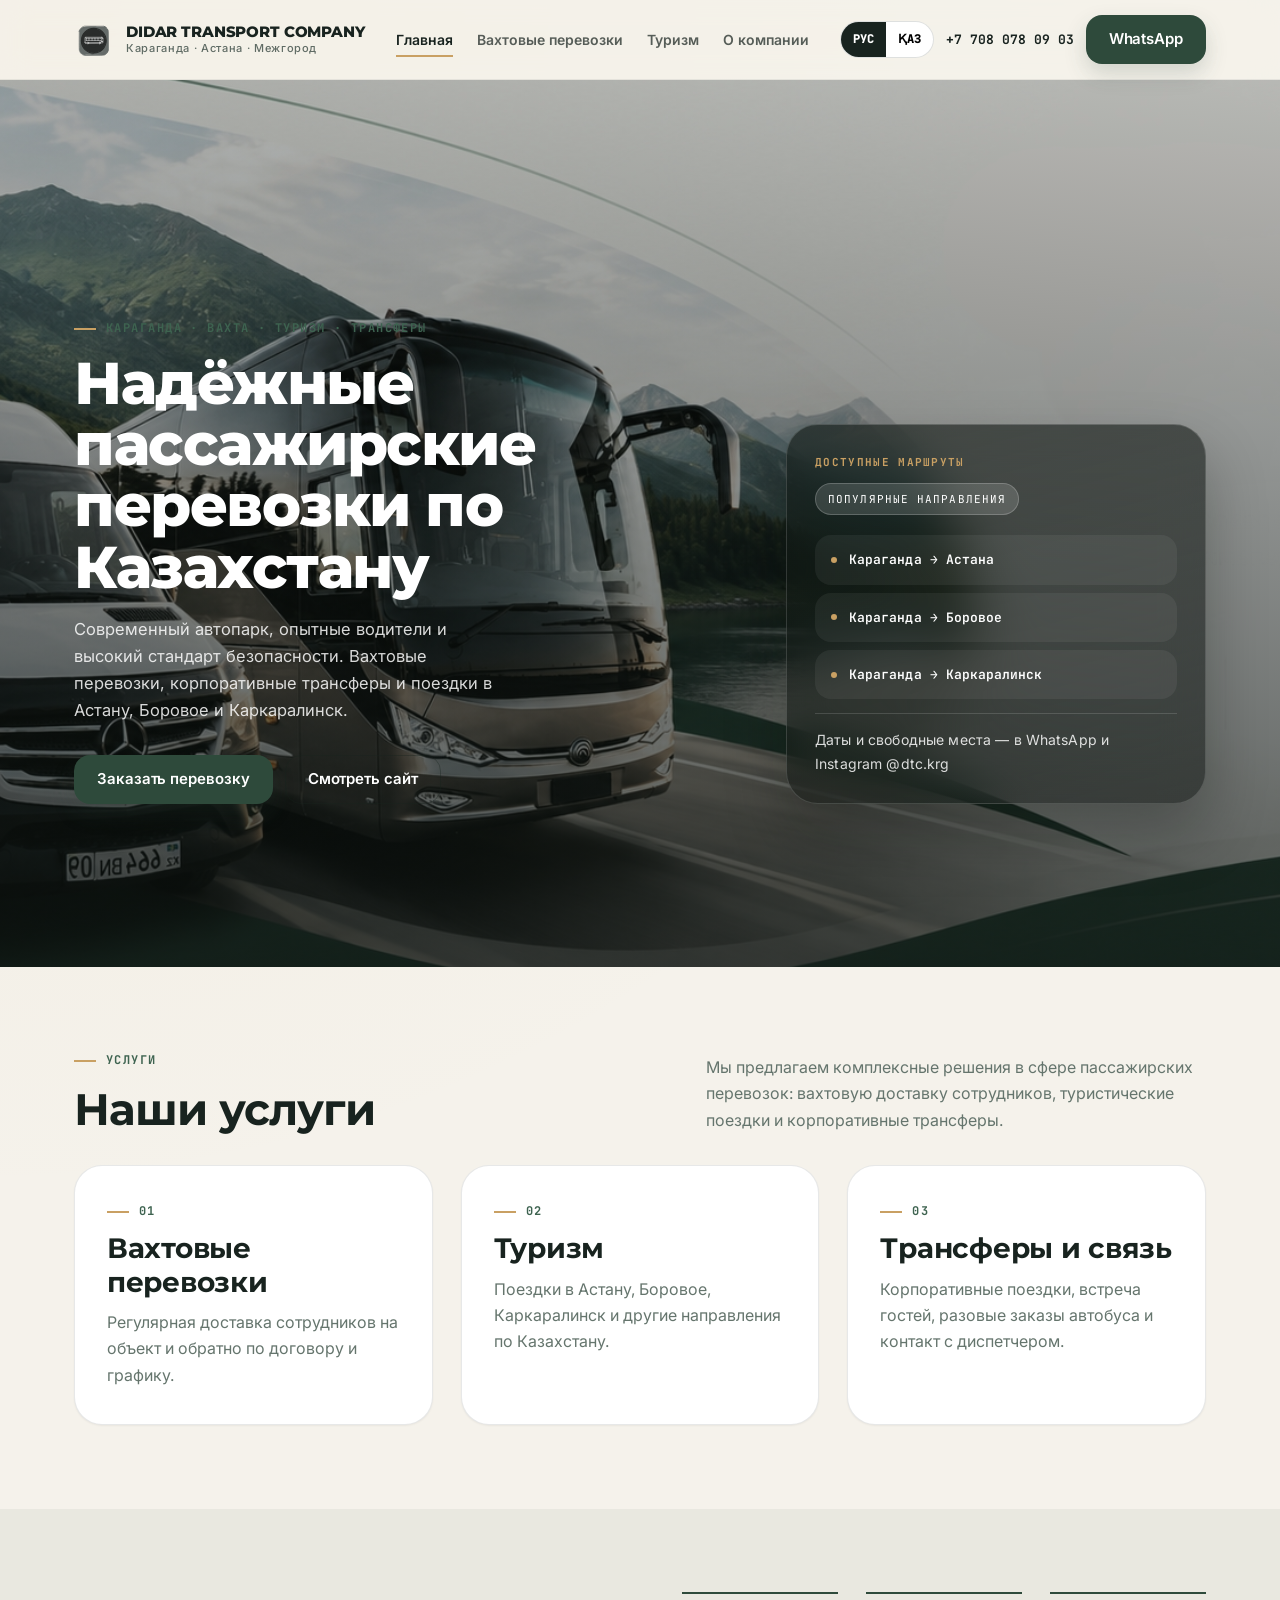
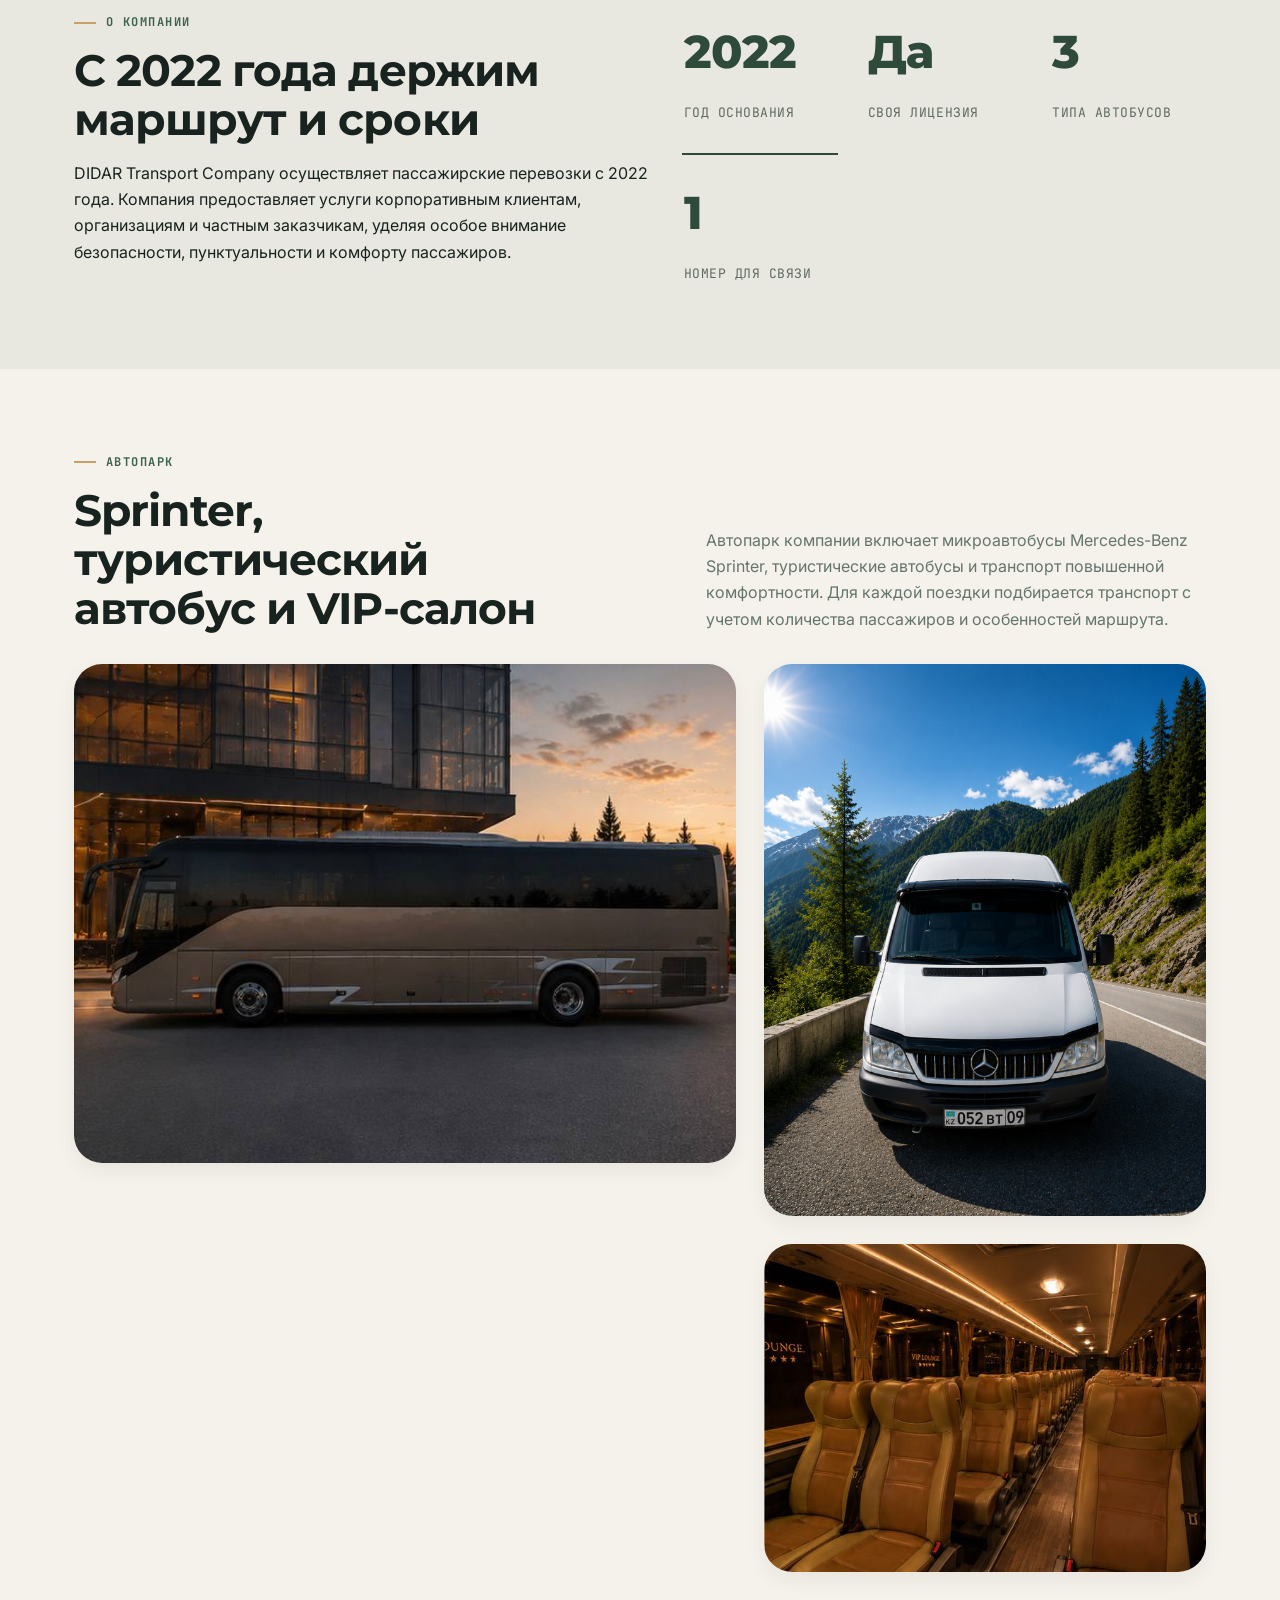
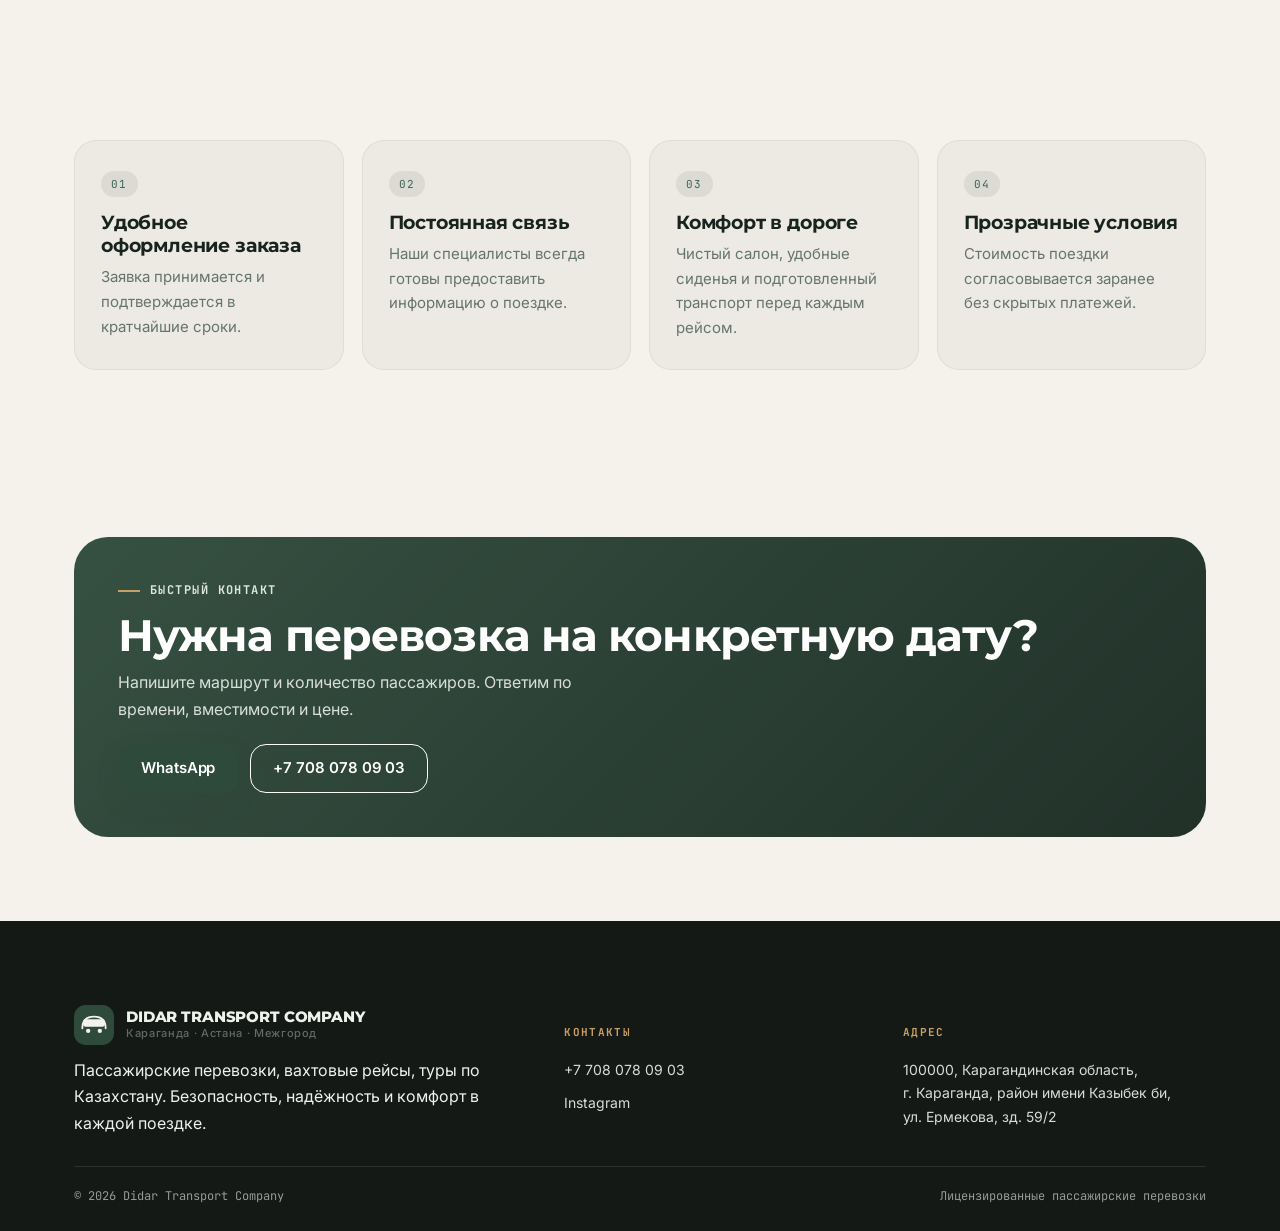
<file: index.html>
<!DOCTYPE html>
<html lang="ru" data-lang="ru">
<head>
<meta charset="UTF-8">
<meta name="viewport" content="width=device-width, initial-scale=1.0">
<title>Didar Transport Company — перевозки, туризм и трансферы</title>
<meta name="description" content="Вахтовые перевозки, туристические выезды и корпоративные трансферы из Караганды. Современный автопарк и прямая связь с диспетчером.">
<link rel="preconnect" href="https://fonts.googleapis.com">
<link rel="preconnect" href="https://fonts.gstatic.com" crossorigin>
<link href="https://fonts.googleapis.com/css2?family=Montserrat:wght@500;600;700;800&family=Inter:wght@400;500;600;700&family=JetBrains+Mono:wght@400;500;700&display=swap" rel="stylesheet">
<link rel="stylesheet" href="styles.css">
</head>
<body>

<header class="site">
  <div class="navrow">
    <a class="brand" href="index.html">
      <span class="brand-mark"><img src="assets/logo.svg" alt="Didar Transport Company" width="40" height="40" loading="lazy"></span>
      <div class="brand-text">
        <span data-ru>DIDAR TRANSPORT COMPANY</span>
        <span data-kz>DIDAR TRANSPORT COMPANY</span>
        <small data-ru>Караганда · Астана · Межгород</small>
        <small data-kz>Қарағанды · Астана · Қалааралық</small>
      </div>
    </a>
    <nav class="links"><a href="index.html" class="active" data-ru>Главная</a><a href="index.html" class="active" data-kz>Басты бет</a><a href="vahta.html" class="" data-ru>Вахтовые перевозки</a><a href="vahta.html" class="" data-kz>Вахталық тасымал</a><a href="tourism.html" class="" data-ru>Туризм</a><a href="tourism.html" class="" data-kz>Туризм</a><a href="contacts.html" class="" data-ru>О компании</a><a href="contacts.html" class="" data-kz>Компания туралы</a></nav>
    <button type="button" class="burger" aria-label="Меню" aria-expanded="false">
      <span></span><span></span><span></span>
    </button>
    <div class="nav-actions">
      <div class="langtoggle">
        <button type="button" data-lang-switch="ru" class="active" aria-pressed="true">РУС</button>
        <button type="button" data-lang-switch="kz" aria-pressed="false">ҚАЗ</button>
      </div>
      <a class="nav-phone" href="tel:+77080780903" data-ru>+7 708 078 09 03</a>
      <a class="nav-phone" href="tel:+77080780903" data-kz>+7 708 078 09 03</a>
      <a class="btn btn-primary" href="https://wa.me/77080780903" target="_blank" rel="noopener" data-ru>WhatsApp</a>
      <a class="btn btn-primary" href="https://wa.me/77080780903" target="_blank" rel="noopener" data-kz>WhatsApp</a>
    </div>
  </div>
</header>


<section class="hero">
  <div class="hero-bg" style="--hero-image:url('assets/главная.jpg.jpeg');--hero-overlay:linear-gradient(180deg,rgba(17,25,20,.22),rgba(17,25,20,.84));"></div>
  <div class="wrap">
    <div class="hero-copy">
      <div class="eyebrow" data-ru>Караганда · Вахта · Туризм · Трансферы</div>
      <div class="eyebrow" data-kz>Қарағанды · Вахта · Туризм · Трансфер</div>
      <h1 data-ru>Надёжные пассажирские перевозки по Казахстану</h1>
      <h1 data-kz>Қазақстан бойынша сенімді жолаушылар тасымалы</h1>
      <p data-ru>Современный автопарк, опытные водители и высокий стандарт безопасности. Вахтовые перевозки, корпоративные трансферы и поездки в Астану, Боровое и Каркаралинск.</p>
      <p data-kz>Заманауи автопарк, тәжірибелі жүргізушілер және жоғары қауіпсіздік стандарттары. Вахталық тасымал, корпоративтік трансферлер және Астана, Бурабай мен Қарқаралы бағыттарына сапарлар.</p>
      <div class="hero-actions">
        <a class="btn btn-primary" href="https://wa.me/77080780903" target="_blank" rel="noopener">
          <span data-ru>Заказать перевозку</span>
          <span data-kz>Тасымалдауға тапсырыс</span>
        </a>
        <a class="btn btn-outline" href="#content"><span data-ru>Смотреть сайт</span><span data-kz>Сайтты көру</span></a>
      </div>
    </div>
    <div class="hero-panel">
<div class="panel-head">
  <b><span data-ru>Доступные маршруты</span><span data-kz>Қолжетімді бағыттар</span></b>
  <span class="tag" data-ru>Популярные направления</span>
  <span class="tag" data-kz>Танымал бағыттар</span>
</div>
<div class="routes">
  <div class="route-item"><span class="route-dot"></span><strong data-ru>Караганда → Астана</strong><strong data-kz>Қарағанды → Астана</strong></div>
  <div class="route-item"><span class="route-dot"></span><strong data-ru>Караганда → Боровое</strong><strong data-kz>Қарағанды → Бурабай</strong></div>
  <div class="route-item"><span class="route-dot"></span><strong data-ru>Караганда → Каркаралинск</strong><strong data-kz>Қарағанды → Қарқаралы</strong></div>
</div>
<div class="route-cta">
  <span class="small" style="color:rgba(255,255,255,.84)" data-ru>Даты и свободные места — в WhatsApp и Instagram @dtc.krg</span>
  <span class="small" style="color:rgba(255,255,255,.84)" data-kz>Күн мен бос орындар — WhatsApp және Instagram @dtc.krg арқылы</span>
</div>
</div>
  </div>
</section>

<div id="content"></div>

<section>
  <div class="wrap">
    <div class="section-head">
      <div>
        <div class="eyebrow"><span data-ru>Услуги</span><span data-kz>Қызметтер</span></div>
        <h2 data-ru>Наши услуги</h2>
        <h2 data-kz>Қызметтеріміз</h2>
      </div>
      <p data-ru>Мы предлагаем комплексные решения в сфере пассажирских перевозок: вахтовую доставку сотрудников, туристические поездки и корпоративные трансферы.</p>
      <p data-kz>Біз жолаушылар тасымалы бойынша кешенді қызметтер ұсынамыз: вахталық тасымал, туристік сапарлар және корпоративтік трансферлер.</p>
    </div>
    <div class="cards">
      <a class="card" href="vahta.html">
        <div class="eyebrow" style="margin-bottom:10px"><span>01</span></div>
        <h3 data-ru>Вахтовые перевозки</h3><h3 data-kz>Вахталық тасымал</h3>
        <p data-ru>Регулярная доставка сотрудников на объект и обратно по договору и графику.</p>
        <p data-kz>Шарт пен кесте бойынша қызметкерлерді нысанға және кері тұрақты жеткізу.</p>
      </a>
      <a class="card" href="tourism.html">
        <div class="eyebrow" style="margin-bottom:10px"><span>02</span></div>
        <h3 data-ru>Туризм</h3><h3 data-kz>Туризм</h3>
        <p data-ru>Поездки в Астану, Боровое, Каркаралинск и другие направления по Казахстану.</p>
        <p data-kz>Астанаға, Бурабайға, Қарқаралыға және Қазақстанның өзге бағыттарына сапарлар.</p>
      </a>
      <a class="card" href="contacts.html">
        <div class="eyebrow" style="margin-bottom:10px"><span>03</span></div>
        <h3 data-ru>Трансферы и связь</h3><h3 data-kz>Трансфер және байланыс</h3>
        <p data-ru>Корпоративные поездки, встреча гостей, разовые заказы автобуса и контакт с диспетчером.</p>
        <p data-kz>Корпоративтік сапарлар, қонақтарды қарсы алу, автобусты бір реттік жалға алу және диспетчермен байланыс.</p>
      </a>
    </div>
  </div>
</section>

<section style="background:rgba(46,74,59,.06)">
  <div class="wrap">
    <div class="split">
      <div>
        <div class="eyebrow"><span data-ru>О компании</span><span data-kz>Компания туралы</span></div>
        <h2 data-ru>С 2022 года держим маршрут и сроки</h2>
        <h2 data-kz>2022 жылдан бері маршрут пен уақытты ұстап келеміз</h2>
        <p style="margin-top:16px" data-ru>DIDAR Transport Company осуществляет пассажирские перевозки с 2022 года. Компания предоставляет услуги корпоративным клиентам, организациям и частным заказчикам, уделяя особое внимание безопасности, пунктуальности и комфорту пассажиров.</p>
        <p style="margin-top:16px" data-kz>DIDAR Transport Company 2022 жылдан бері жолаушылар тасымалы саласында қызмет көрсетіп келеді. Компания корпоративтік клиенттерге, ұйымдарға және жеке тапсырыс берушілерге қауіпсіз, уақтылы әрі жайлы тасымалдау қызметін ұсынады.</p>
      </div>
      <div class="stat-grid">
        <div class="stat"><b>2022</b><span data-ru>год основания</span><span data-kz>құрылған жылы</span></div>
        <div class="stat"><b data-ru>Да</b><b data-kz>Иә</b><span data-ru>своя лицензия</span><span data-kz>меншікті лицензия</span></div>
        <div class="stat"><b data-ru>3</b><b data-kz>3</b><span data-ru>типа автобусов</span><span data-kz>автобус түрі</span></div>
        <div class="stat"><b data-ru>1</b><b data-kz>1</b><span data-ru>номер для связи</span><span data-kz>байланыс нөмірі</span></div>
      </div>
    </div>
  </div>
</section>

<section>
  <div class="wrap">
    <div class="section-head">
      <div>
        <div class="eyebrow"><span data-ru>Автопарк</span><span data-kz>Автопарк</span></div>
        <h2 data-ru>Sprinter, туристический автобус и VIP-салон</h2>
        <h2 data-kz>Sprinter, туристік автобус және VIP-салон</h2>
      </div>
      <p data-ru>Автопарк компании включает микроавтобусы Mercedes-Benz Sprinter, туристические автобусы и транспорт повышенной комфортности. Для каждой поездки подбирается транспорт с учетом количества пассажиров и особенностей маршрута.</p>
      <p data-kz>Компания автопаркіне Mercedes-Benz Sprinter шағын автобустары, туристік автобустар және жоғары жайлылықтағы көліктер кіреді. Әрбір сапар үшін жолаушылар саны мен бағыт ерекшелігіне сәйкес көлік таңдалады.</p>
    </div>
    <div class="gallery-grid">
      <img class="large" src="assets/coach-exterior-sunset.jpg" alt="Туристический автобус на фоне заката" loading="lazy" decoding="async">
      <div class="col">
        <img class="small" src="assets/sprinter-front-mountain.jpg" alt="Sprinter на горной дороге" loading="lazy" decoding="async">
        <img class="small" src="assets/coach-interior-vip.jpg" alt="VIP салон автобуса" loading="lazy" decoding="async">
      </div>
    </div>
  </div>
</section>

<section>
  <div class="wrap">
    <div class="features">
      <div class="feature"><div class="num">01</div><h3 data-ru>Удобное оформление заказа</h3><h3 data-kz>Ыңғайлы тапсырыс рәсімдеу</h3><p data-ru>Заявка принимается и подтверждается в кратчайшие сроки.</p><p data-kz>Өтінім қысқа мерзімде қабылданып, расталады.</p></div>
      <div class="feature"><div class="num">02</div><h3 data-ru>Постоянная связь</h3><h3 data-kz>Тұрақты байланыс</h3><p data-ru>Наши специалисты всегда готовы предоставить информацию о поездке.</p><p data-kz>Мамандарымыз сапар туралы ақпаратты әрдайым беруге дайын.</p></div>
      <div class="feature"><div class="num">03</div><h3 data-ru>Комфорт в дороге</h3><h3 data-kz>Жолда жайлылық</h3><p data-ru>Чистый салон, удобные сиденья и подготовленный транспорт перед каждым рейсом.</p><p data-kz>Таза салон, ыңғайлы орындықтар және әр сапар алдында дайындалған көлік.</p></div>
      <div class="feature"><div class="num">04</div><h3 data-ru>Прозрачные условия</h3><h3 data-kz>Ашық шарттар</h3><p data-ru>Стоимость поездки согласовывается заранее без скрытых платежей.</p><p data-kz>Сапар құны жасырын төлемдерсіз алдын ала келісіледі.</p></div>
    </div>
  </div>
</section>

<section>
  <div class="wrap">
    <div class="contact-band">
      <div>
        <div class="eyebrow" style="color:#dce6de;margin-bottom:10px"><span data-ru>Быстрый контакт</span><span data-kz>Жылдам байланыс</span></div>
        <h2 data-ru>Нужна перевозка на конкретную дату?</h2>
        <h2 data-kz>Белгілі бір күнге тасымал керек пе?</h2>
        <p style="margin-top:10px" data-ru>Напишите маршрут и количество пассажиров. Ответим по времени, вместимости и цене.</p>
        <p style="margin-top:10px" data-kz>Маршрут пен жолаушы санын жазыңыз. Уақыт, сыйымдылық және баға бойынша жауап береміз.</p>
      </div>
      <div style="display:flex;gap:12px;flex-wrap:wrap">
        <a class="btn btn-primary" href="https://wa.me/77080780903" target="_blank" rel="noopener">WhatsApp</a>
        <a class="btn btn-outline" style="border-color:#fff;color:#fff" href="tel:+77080780903">+7 708 078 09 03</a>
      </div>
    </div>
  </div>
</section>


<footer class="site">
  <div class="footer-wrap">
    <div class="foot-grid">
      <div>
        <div class="brand" style="margin-bottom:12px">
          <svg viewBox="0 0 48 48" fill="none" aria-hidden="true">
  <rect width="48" height="48" rx="14" fill="#2E4A3B"/>
  <path d="M10 28c0-8 4-14 14-14s14 6 14 14" stroke="#F5F2EB" stroke-width="2.2" stroke-linecap="round"/>
  <circle cx="17" cy="31" r="2.6" fill="#F5F2EB"/>
  <circle cx="31" cy="31" r="2.6" fill="#F5F2EB"/>
  <rect x="11" y="17" width="26" height="9" rx="2.5" fill="#F5F2EB"/>
</svg>
          <div class="brand-text">
            <span data-ru>DIDAR TRANSPORT COMPANY</span>
            <span data-kz>DIDAR TRANSPORT COMPANY</span>
            <small data-ru>Караганда · Астана · Межгород</small>
            <small data-kz>Қарағанды · Астана · Қалааралық</small>
          </div>
        </div>
        <p data-ru>Пассажирские перевозки, вахтовые рейсы, туры по Казахстану. Безопасность, надёжность и комфорт в каждой поездке.</p>
        <p data-kz>Жолаушы тасымалы, вахталық рейстер, Қазақстан бойынша турлар. Қауіпсіз, сенімді және жайлы жолаушылар тасымалы.</p>
      </div>
      <div class="foot-col">
        <h5 data-ru>Контакты</h5><h5 data-kz>Байланыс</h5>
        <a href="tel:+77080780903" data-ru>+7 708 078 09 03</a>
        <a href="tel:+77080780903" data-kz>+7 708 078 09 03</a>
        <a href="https://instagram.com/dtc.krg" target="_blank" rel="noopener">Instagram</a>
      </div>
      <div class="foot-col">
        <h5 data-ru>Адрес</h5><h5 data-kz>Мекенжай</h5>
        <p data-ru>100000, Карагандинская область,
г. Караганда, район имени Казыбек би,
ул. Ермекова, зд. 59/2</p>
        <p data-kz>100000, Қарағанды облысы,
Қарағанды қаласы, Қазыбек би ауданы,
Ермеков көш., 59/2 ғимарат</p>
      </div>
    </div>
    <div class="foot-bottom">
      <span>© 2026 Didar Transport Company</span>
      <span data-ru>Лицензированные пассажирские перевозки</span>
      <span data-kz>Лицензияланған жолаушы тасымалы</span>
    </div>
  </div>
</footer>

<script src="site.js"></script>
</body>
</html>
</file>
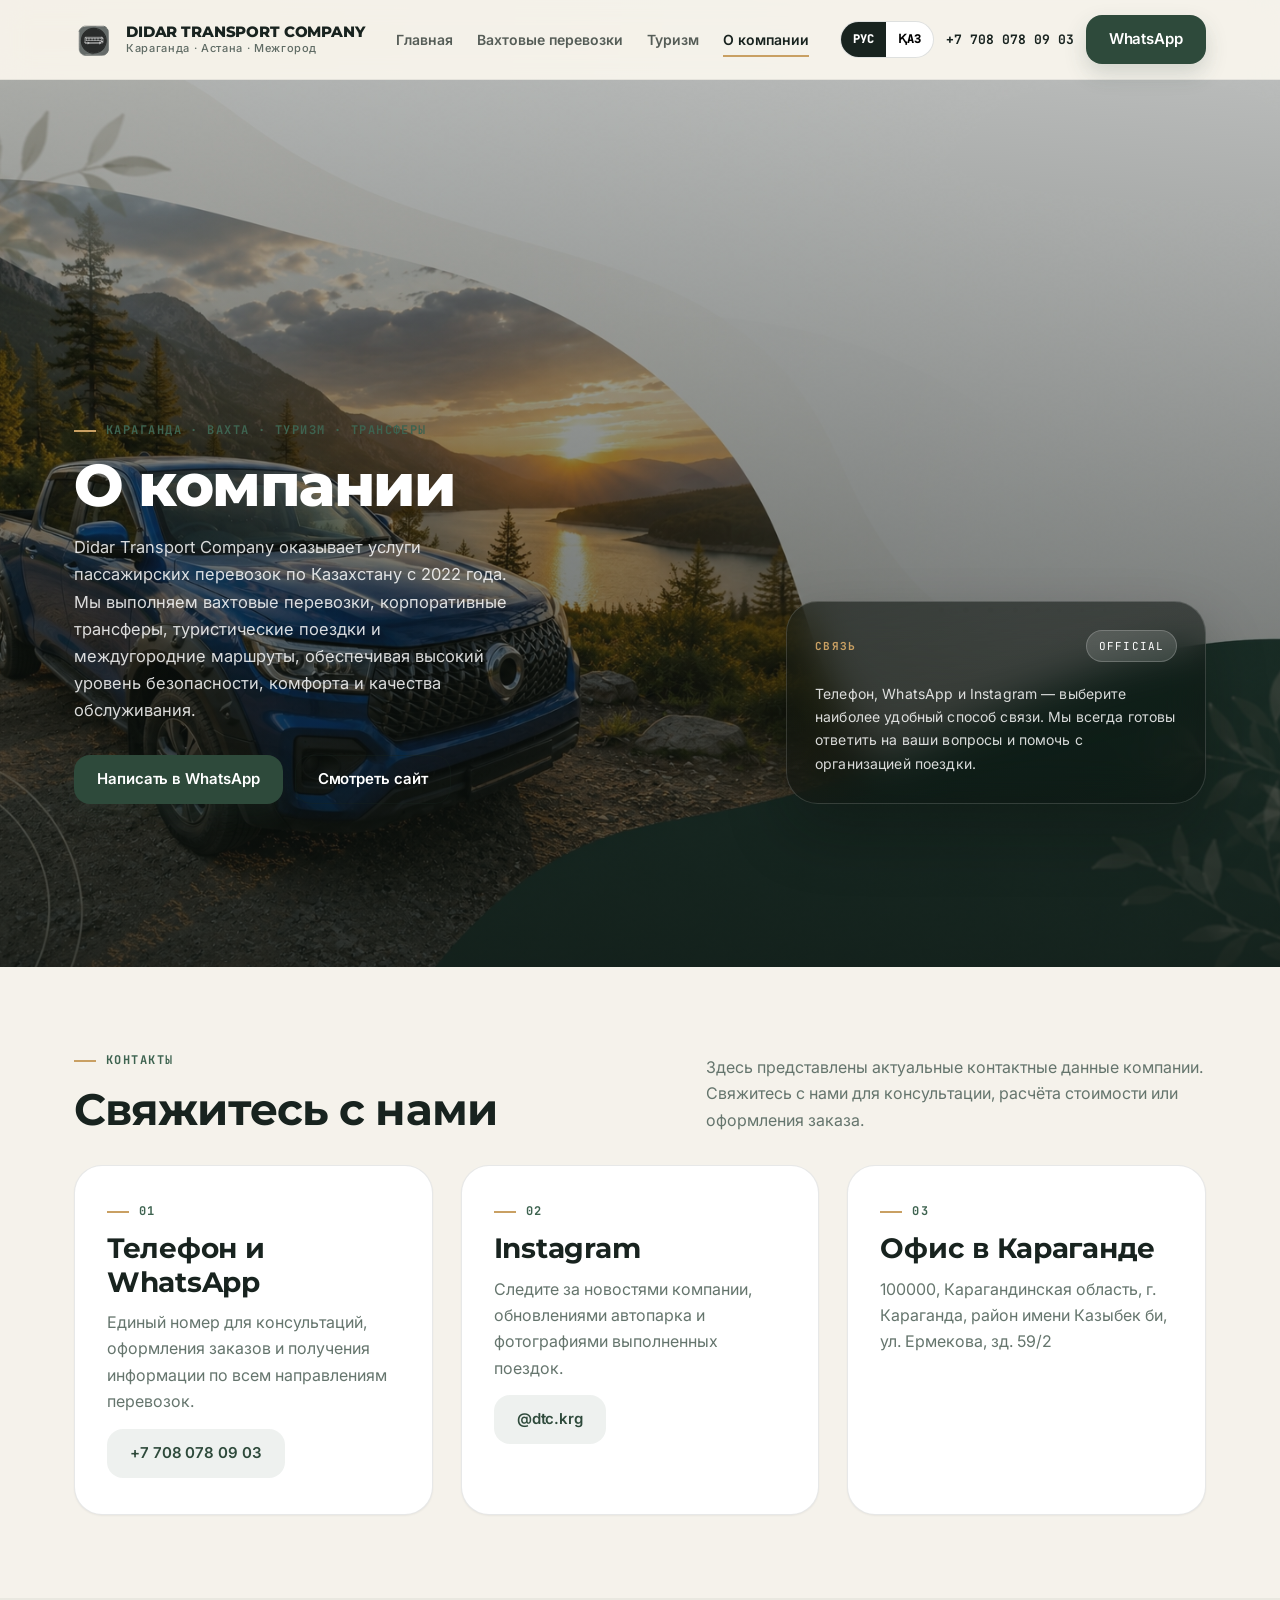
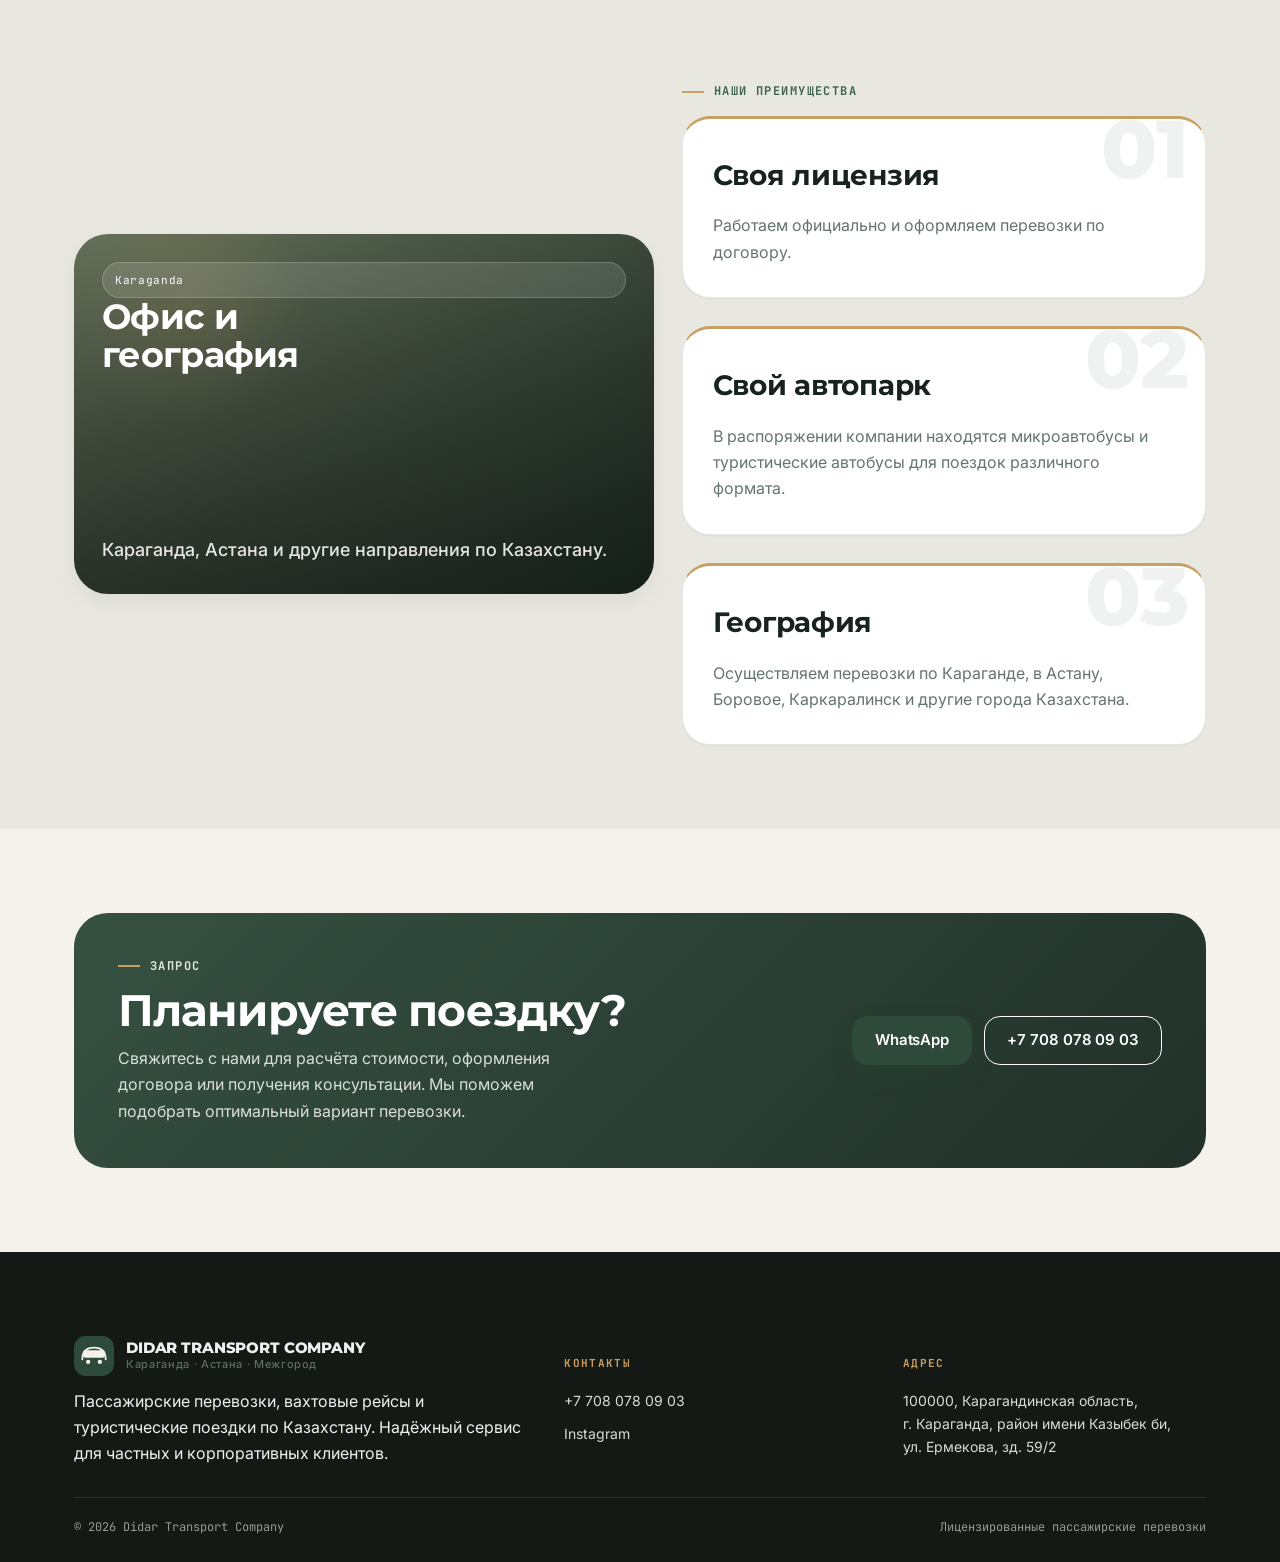
<file: contacts.html>
<!DOCTYPE html>
<html lang="ru" data-lang="ru">
<head>
<meta charset="UTF-8">
<meta name="viewport" content="width=device-width, initial-scale=1.0">
<title>О компании и контакты — Didar Transport Company</title>
<meta name="description" content="Контакты, адрес и информация о компании Didar Transport Company в Караганде.">
<link rel="preconnect" href="https://fonts.googleapis.com">
<link rel="preconnect" href="https://fonts.gstatic.com" crossorigin>
<link href="https://fonts.googleapis.com/css2?family=Montserrat:wght@500;600;700;800&family=Inter:wght@400;500;600;700&family=JetBrains+Mono:wght@400;500;700&display=swap" rel="stylesheet">
<link rel="stylesheet" href="styles.css">
</head>
<body>

<header class="site">
  <div class="navrow">
    <a class="brand" href="contacts.html">
      <span class="brand-mark"><img src="assets/logo.svg" alt="Didar Transport Company" width="40" height="40" loading="lazy"></span>
      <div class="brand-text">
        <span data-ru>DIDAR TRANSPORT COMPANY</span>
        <span data-kz>DIDAR TRANSPORT COMPANY</span>
        <small data-ru>Караганда · Астана · Межгород</small>
        <small data-kz>Қарағанды · Астана · Қалааралық</small>
      </div>
    </a>
    <nav class="links"><a href="index.html" class="" data-ru>Главная</a><a href="index.html" class="" data-kz>Басты бет</a><a href="vahta.html" class="" data-ru>Вахтовые перевозки</a><a href="vahta.html" class="" data-kz>Вахталық тасымал</a><a href="tourism.html" class="" data-ru>Туризм</a><a href="tourism.html" class="" data-kz>Туризм</a><a href="contacts.html" class="active" data-ru>О компании</a><a href="contacts.html" class="active" data-kz>Компания туралы</a></nav>
    <button type="button" class="burger" aria-label="Меню" aria-expanded="false">
      <span></span><span></span><span></span>
    </button>
    <div class="nav-actions">
      <div class="langtoggle">
        <button type="button" data-lang-switch="ru" class="active" aria-pressed="true">РУС</button>
        <button type="button" data-lang-switch="kz" aria-pressed="false">ҚАЗ</button>
      </div>
      <a class="nav-phone" href="tel:+77080780903" data-ru>+7 708 078 09 03</a>
      <a class="nav-phone" href="tel:+77080780903" data-kz>+7 708 078 09 03</a>
      <a class="btn btn-primary" href="https://wa.me/77080780903" target="_blank" rel="noopener" data-ru>WhatsApp</a>
      <a class="btn btn-primary" href="https://wa.me/77080780903" target="_blank" rel="noopener" data-kz>WhatsApp</a>
    </div>
  </div>
</header>


<section class="hero">
  <div class="hero-bg" style="--hero-image:url('assets/окомпании.jpg.jpeg');--hero-overlay:linear-gradient(180deg,rgba(17,25,20,.18),rgba(17,25,20,.84));"></div>
  <div class="wrap">
    <div class="hero-copy">
      <div class="eyebrow" data-ru>Караганда · Вахта · Туризм · Трансферы</div>
      <div class="eyebrow" data-kz>Қарағанды · Вахта · Туризм · Трансфер</div>
      <h1 data-ru>О компании</h1>
      <h1 data-kz>Компания туралы</h1>
      <p data-ru>Didar Transport Company оказывает услуги пассажирских перевозок по Казахстану с 2022 года. Мы выполняем вахтовые перевозки, корпоративные трансферы, туристические поездки и междугородние маршруты, обеспечивая высокий уровень безопасности, комфорта и качества обслуживания.</p>
      <p data-kz>Didar Transport Company 2022 жылдан бастап Қазақстан бойынша жолаушылар тасымалы қызметтерін көрсетеді. Біз вахталық тасымалдарды, корпоративтік трансферлерді, туристік сапарларды және қалааралық бағыттарды ұйымдастырып, қауіпсіздік, жайлылық және қызмет көрсету сапасының жоғары деңгейін қамтамасыз етеміз.</p>
      <div class="hero-actions">
        <a class="btn btn-primary" href="https://wa.me/77080780903" target="_blank" rel="noopener">
          <span data-ru>Написать в WhatsApp</span>
          <span data-kz>WhatsApp-қа жазу</span>
        </a>
        <a class="btn btn-outline" href="#content"><span data-ru>Смотреть сайт</span><span data-kz>Сайтты көру</span></a>
      </div>
    </div>
    <div class="hero-panel">
<div class="panel-head">
  <b data-ru>Связь</b><b data-kz>Байланыс</b>
  <span class="tag">Official</span>
</div>
<div class="small" style="color:rgba(255,255,255,.84);" data-ru>
    Телефон, WhatsApp и Instagram — выберите наиболее удобный способ связи. Мы всегда готовы ответить на ваши вопросы и помочь с организацией поездки.
</div>

<div class="small" style="color:rgba(255,255,255,.84);" data-kz>
    Телефон, WhatsApp немесе Instagram арқылы өзіңізге ыңғайлы байланыс тәсілін таңдаңыз. Біз сұрақтарыңызға жауап беріп, сапарыңызды ұйымдастыруға әрқашан дайынбыз.
</div>
</div>
  </div>
</section>

<div id="content"></div>

<section>
  <div class="wrap">
    <div class="section-head">
      <div>
        <div class="eyebrow"><span data-ru>Контакты</span><span data-kz>Байланыс</span></div>
        <h2 data-ru>Свяжитесь с нами</h2>
        <h2 data-kz>Бізбен байланысыңыз</h2>
      </div>
      <p data-ru>Здесь представлены актуальные контактные данные компании. Свяжитесь с нами для консультации, расчёта стоимости или оформления заказа.</p>
      <p data-kz>Мұнда компанияның өзекті байланыс мәліметтері көрсетілген. Кеңес алу, құнын есептеу немесе тапсырыс беру үшін бізбен хабарласыңыз.</p>
    </div>
    <div class="cards">
      <div class="card">
        <div class="eyebrow" style="margin-bottom:10px"><span>01</span></div>
        <h3 data-ru>Телефон и WhatsApp</h3><h3 data-kz>Телефон және WhatsApp</h3>
        <p data-ru>Единый номер для консультаций, оформления заказов и получения информации по всем направлениям перевозок.</p>
        <p data-kz>Тасымалдың барлық бағыттары бойынша кеңес алу, тапсырыс беру және ақпарат алу үшін бірыңғай байланыс нөмірі.</p>
        <a class="btn btn-soft" style="margin-top:14px" href="tel:+77080780903">+7 708 078 09 03</a>
      </div>
      <div class="card">
        <div class="eyebrow" style="margin-bottom:10px"><span>02</span></div>
        <h3>Instagram</h3>
        <p data-ru>Следите за новостями компании, обновлениями автопарка и фотографиями выполненных поездок.</p>
        <p data-kz>Компания жаңалықтарын, автопарктің жаңартылуын және орындалған сапарлардың фотосуреттерін бақылаңыз.</p>
        <a class="btn btn-soft" style="margin-top:14px" href="https://instagram.com/dtc.krg" target="_blank" rel="noopener">@dtc.krg</a>
      </div>
      <div class="card">
        <div class="eyebrow" style="margin-bottom:10px"><span>03</span></div>
        <h3 data-ru>Офис в Караганде</h3><h3 data-kz>Қарағандыдағы кеңсе</h3>
        <p data-ru>100000, Карагандинская область,
г. Караганда, район имени Казыбек би,
ул. Ермекова, зд. 59/2</p>
        <p data-kz>100000, Қарағанды облысы,
Қарағанды қаласы, Қазыбек би ауданы,
Ермеков көш., 59/2 ғимарат</p>
      </div>
    </div>
  </div>
</section>

<section style="background:rgba(46,74,59,.06)">
  <div class="wrap">
    <div class="split">
      <div class="map-box">
        <div>
          <div class="map-pin">Karaganda</div>
          <h2 class="map-title" data-ru>Офис и география</h2>
          <h2 class="map-title" data-kz>Кеңсе және география</h2>
        </div>
	<div style="font-size:18px; line-height:1.7; color:rgba(255,255,255,.88); font-weight:500;" data-ru>
    Караганда, Астана и другие направления по Казахстану.
	</div>

	<div style="font-size:18px; line-height:1.7; color:rgba(255,255,255,.88); font-weight:500; margin-top:8px;" data-kz>
    Қарағанды, Астана және Қазақстанның басқа бағыттары.
	</div>
      </div>
      <div>
        <div class="eyebrow"><span data-ru>Наши преимущества</span><span data-kz>Біздің артықшылықтарымыз</span></div>
        <div class="timeline">
          <div class="card" data-step="01"><h3 data-ru>Своя лицензия</h3><h3 data-kz>Меншікті лицензия</h3><p data-ru>Работаем официально и оформляем перевозки по договору.</p><p data-kz>Ресми жұмыс істейміз және тасымалды шартпен рәсімдейміз.</p></div>
          <div class="card" data-step="02"><h3 data-ru>Свой автопарк</h3><h3 data-kz>Меншікті автопарк</h3><p data-ru>В распоряжении компании находятся микроавтобусы и туристические автобусы для поездок различного формата.</p><p data-kz>Компанияда әртүрлі форматтағы сапарларға арналған шағын автобустар мен туристік автобустар бар.</p></div>
          <div class="card" data-step="03"><h3 data-ru>География</h3><h3 data-kz>География</h3><p data-ru>Осуществляем перевозки по Караганде, в Астану, Боровое, Каркаралинск и другие города Казахстана.</p><p data-kz>Қарағанды, Астана, Бурабай, Қарқаралы және Қазақстанның басқа қалаларына тасымалдау қызметін көрсетеміз.</p></div>
        </div>
      </div>
    </div>
  </div>
</section>

<section>
  <div class="wrap">
    <div class="contact-band">
      <div>
        <div class="eyebrow" style="color:#dce6de;margin-bottom:10px"><span data-ru>Запрос</span><span data-kz>Сұраныс</span></div>
        <h2 data-ru>Планируете поездку?</h2>
        <h2 data-kz>Сапарды жоспарлап жатырсыз ба?</h2>
        <p style="margin-top:10px" data-ru>Свяжитесь с нами для расчёта стоимости, оформления договора или получения консультации. Мы поможем подобрать оптимальный вариант перевозки.</p>
        <p style="margin-top:10px" data-kz>Құнын есептеу, шарт рәсімдеу немесе кеңес алу үшін бізбен хабарласыңыз. Біз сізге ең қолайлы тасымал нұсқасын ұсынамыз.</p>
      </div>
      <div style="display:flex;gap:12px;flex-wrap:wrap">
        <a class="btn btn-primary" href="https://wa.me/77080780903" target="_blank" rel="noopener">WhatsApp</a>
        <a class="btn btn-outline" style="border-color:#fff;color:#fff" href="tel:+77080780903">+7 708 078 09 03</a>
      </div>
    </div>
  </div>
</section>


<footer class="site">
  <div class="footer-wrap">
    <div class="foot-grid">
      <div>
        <div class="brand" style="margin-bottom:12px">
          <svg viewBox="0 0 48 48" fill="none" aria-hidden="true">
  <rect width="48" height="48" rx="14" fill="#2E4A3B"/>
  <path d="M10 28c0-8 4-14 14-14s14 6 14 14" stroke="#F5F2EB" stroke-width="2.2" stroke-linecap="round"/>
  <circle cx="17" cy="31" r="2.6" fill="#F5F2EB"/>
  <circle cx="31" cy="31" r="2.6" fill="#F5F2EB"/>
  <rect x="11" y="17" width="26" height="9" rx="2.5" fill="#F5F2EB"/>
</svg>
          <div class="brand-text">
            <span data-ru>DIDAR TRANSPORT COMPANY</span>
            <span data-kz>DIDAR TRANSPORT COMPANY</span>
            <small data-ru>Караганда · Астана · Межгород</small>
            <small data-kz>Қарағанды · Астана · Қалааралық</small>
          </div>
        </div>
	<p data-ru>Пассажирские перевозки, вахтовые рейсы и туристические поездки по Казахстану. Надёжный сервис для частных и корпоративных клиентов.</p>
	<p data-kz>Қазақстан бойынша жолаушылар тасымалы, вахталық рейстер және туристік сапарлар. Жеке және корпоративтік клиенттерге арналған сенімді қызмет.</p>
      </div>
      <div class="foot-col">
        <h5 data-ru>Контакты</h5><h5 data-kz>Байланыс</h5>
        <a href="tel:+77080780903" data-ru>+7 708 078 09 03</a>
        <a href="tel:+77080780903" data-kz>+7 708 078 09 03</a>
        <a href="https://instagram.com/dtc.krg" target="_blank" rel="noopener">Instagram</a>
      </div>
      <div class="foot-col">
        <h5 data-ru>Адрес</h5><h5 data-kz>Мекенжай</h5>
        <p data-ru>100000, Карагандинская область,
г. Караганда, район имени Казыбек би,
ул. Ермекова, зд. 59/2</p>
        <p data-kz>100000, Қарағанды облысы,
Қарағанды қаласы, Қазыбек би ауданы,
Ермеков көш., 59/2 ғимарат</p>
      </div>
    </div>
    <div class="foot-bottom">
      <span>© 2026 Didar Transport Company</span>
      <span data-ru>Лицензированные пассажирские перевозки</span>
      <span data-kz>Лицензияланған жолаушы тасымалы</span>
    </div>
  </div>
</footer>

<script src="site.js"></script>
</body>
</html>
</file>
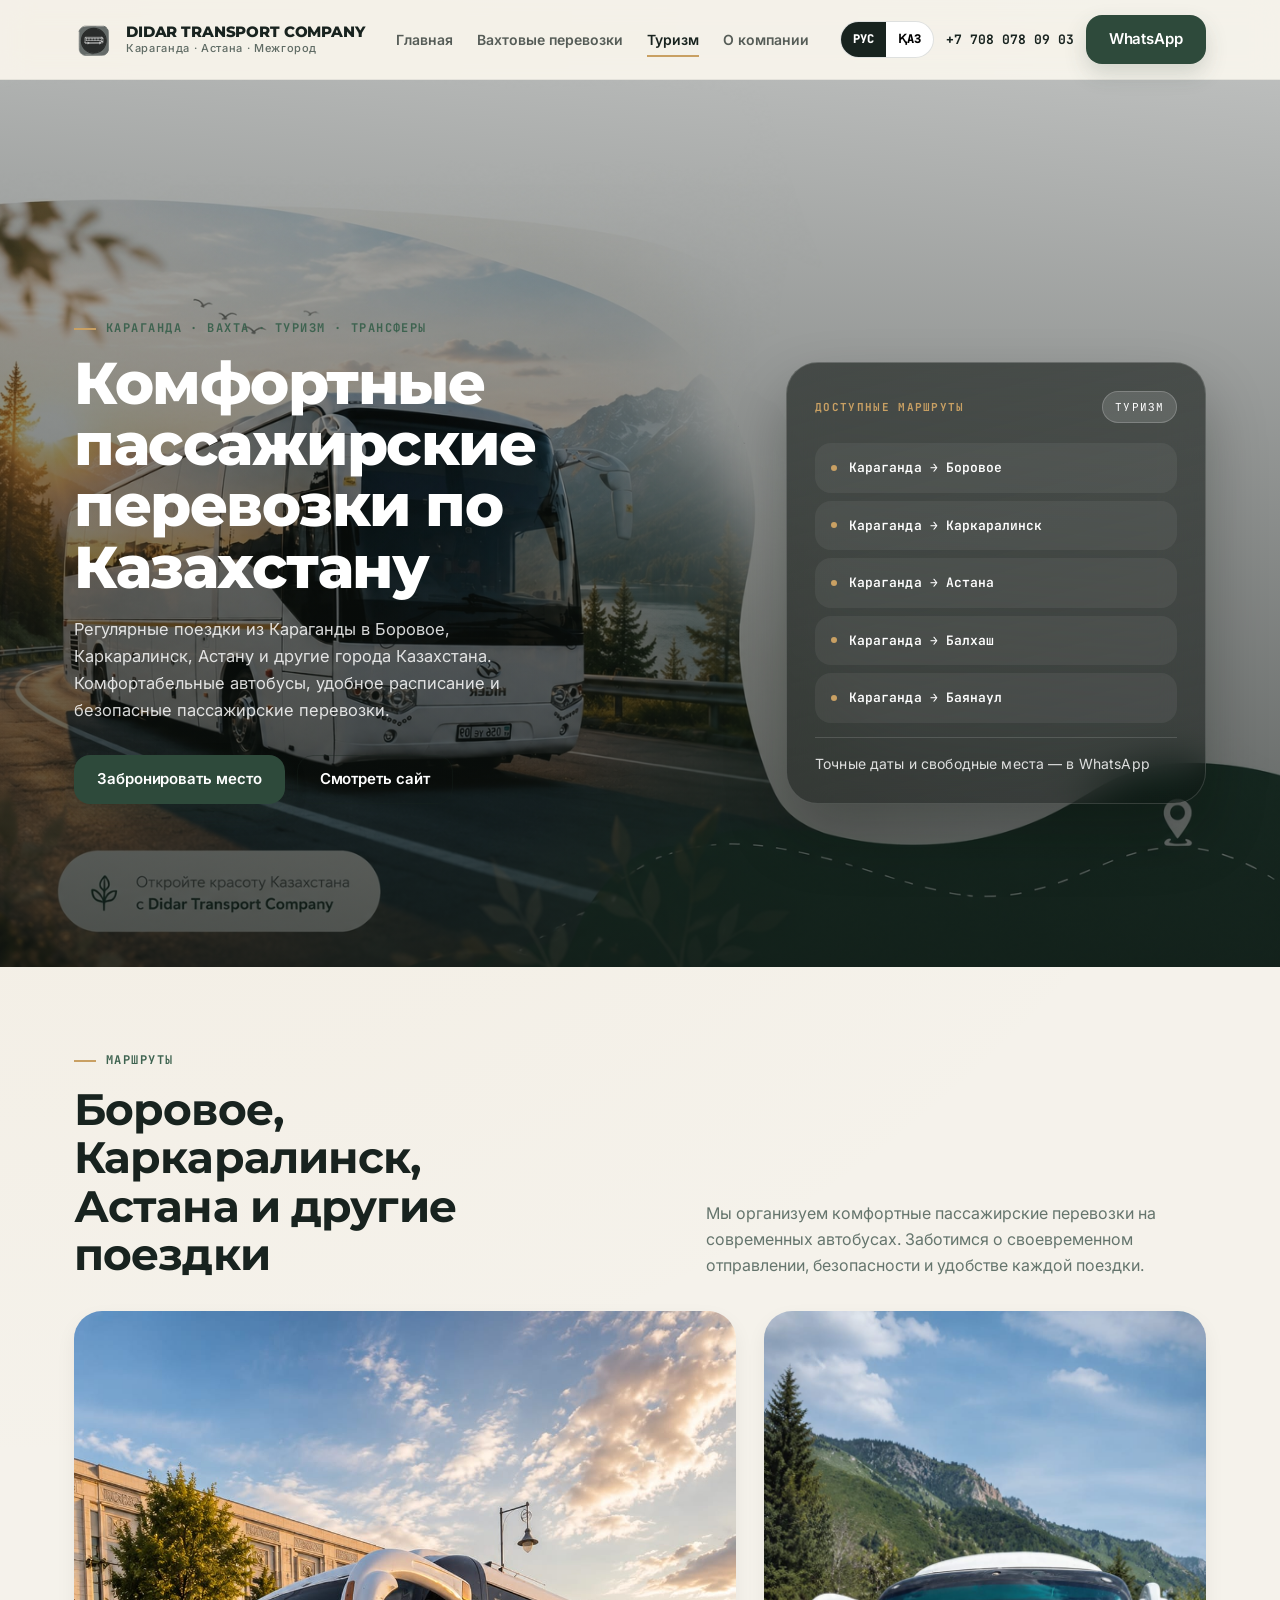
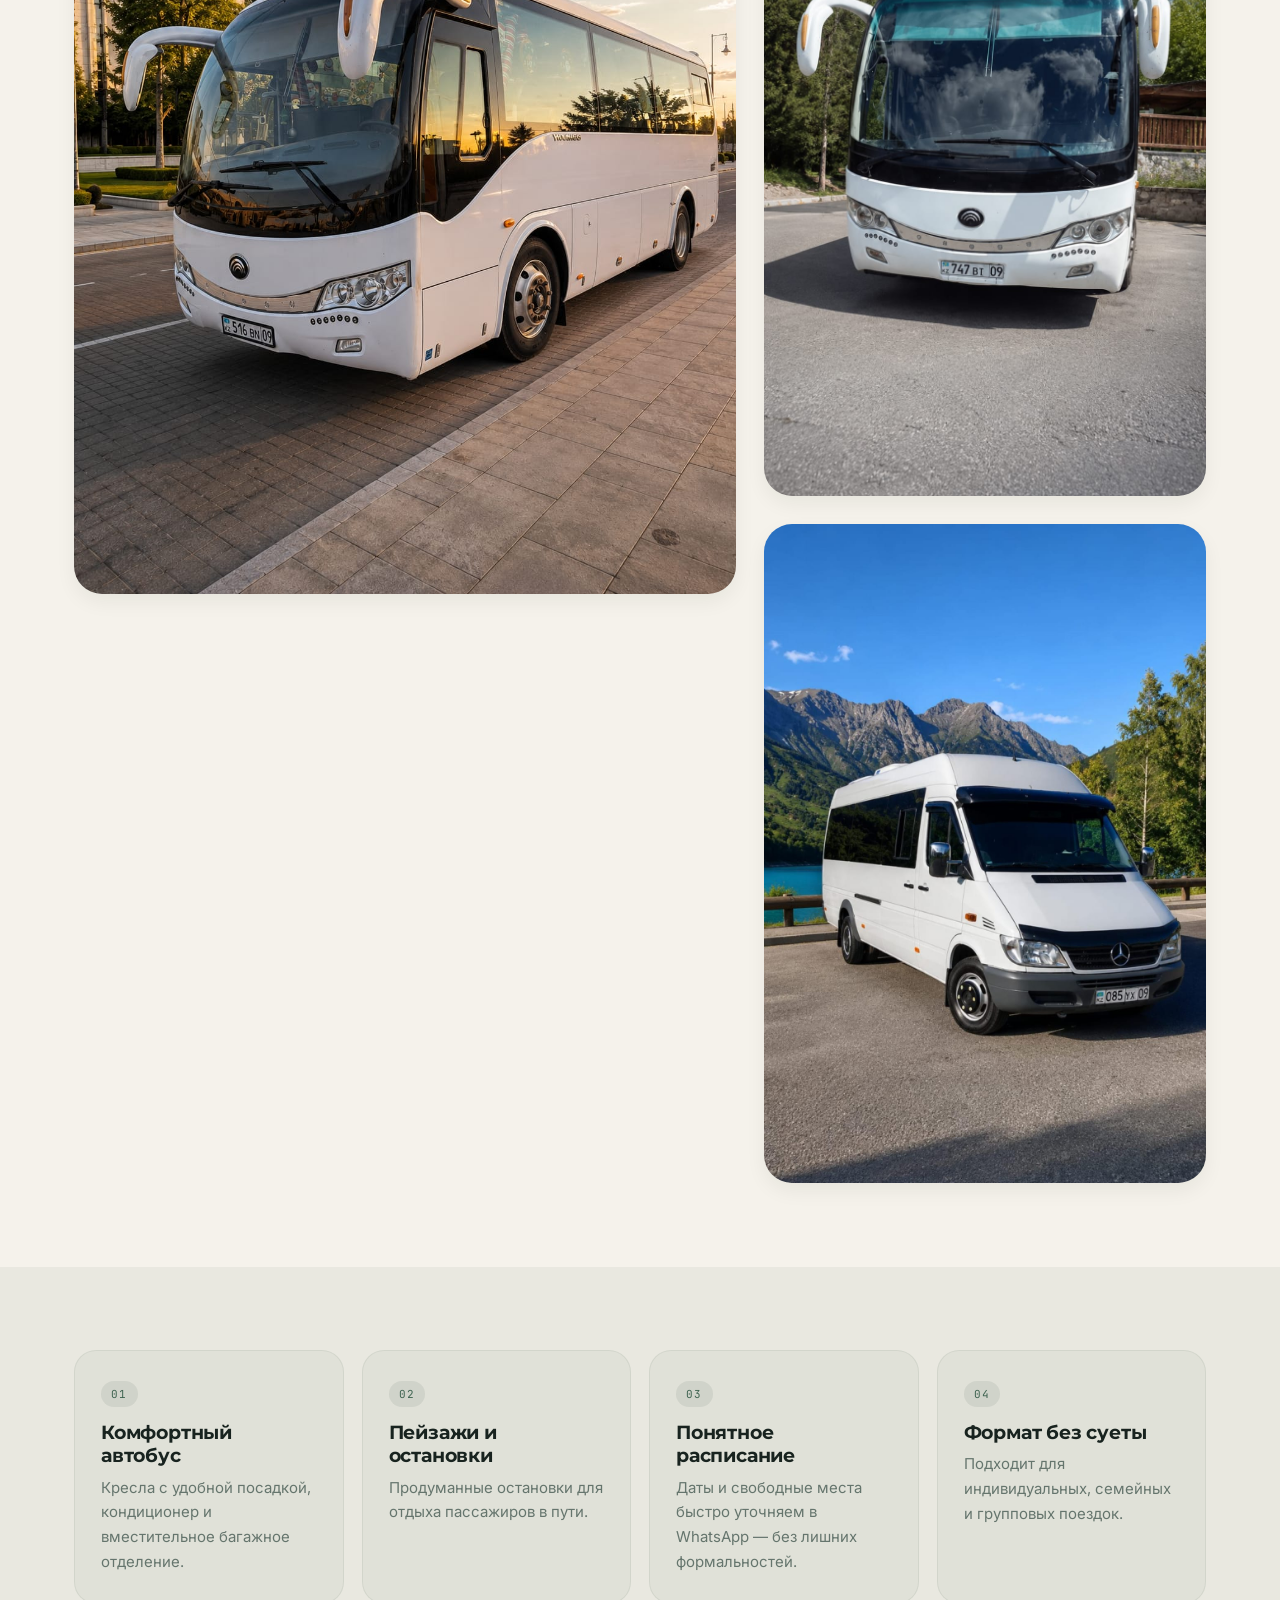
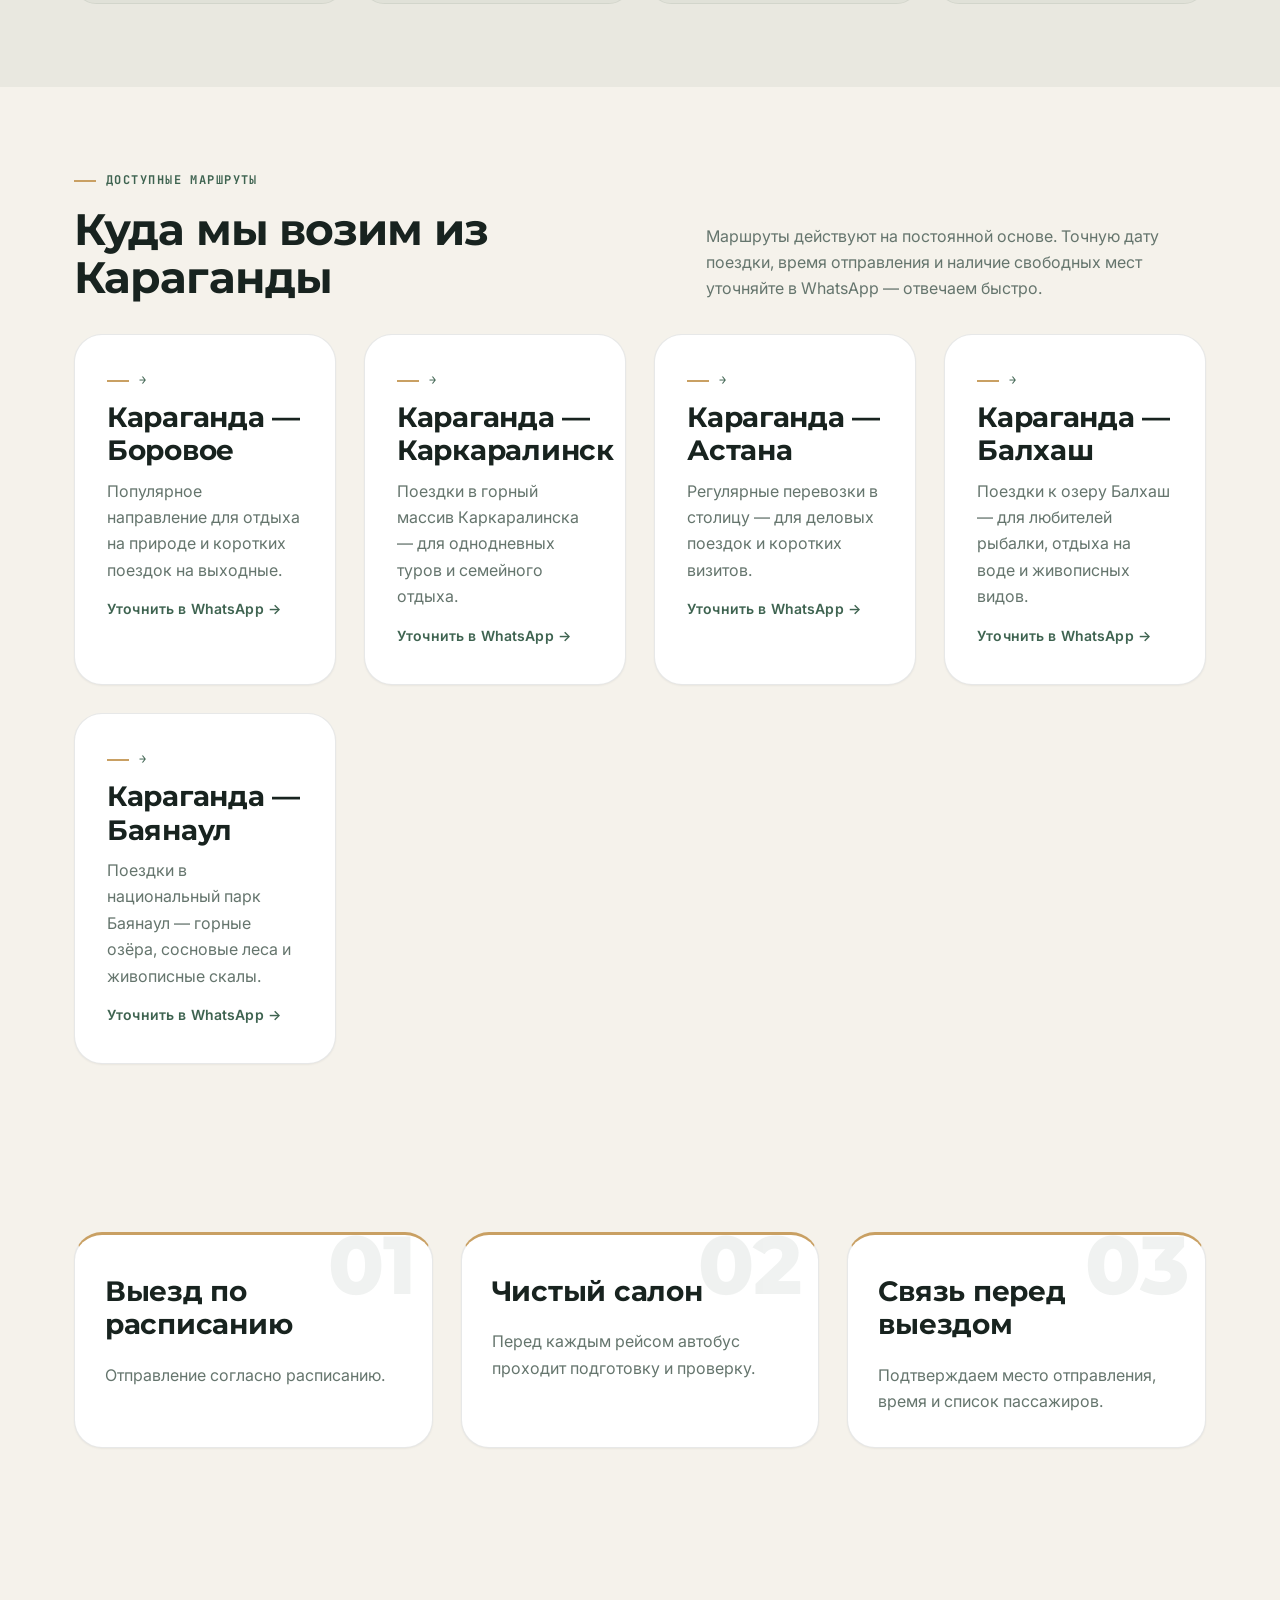
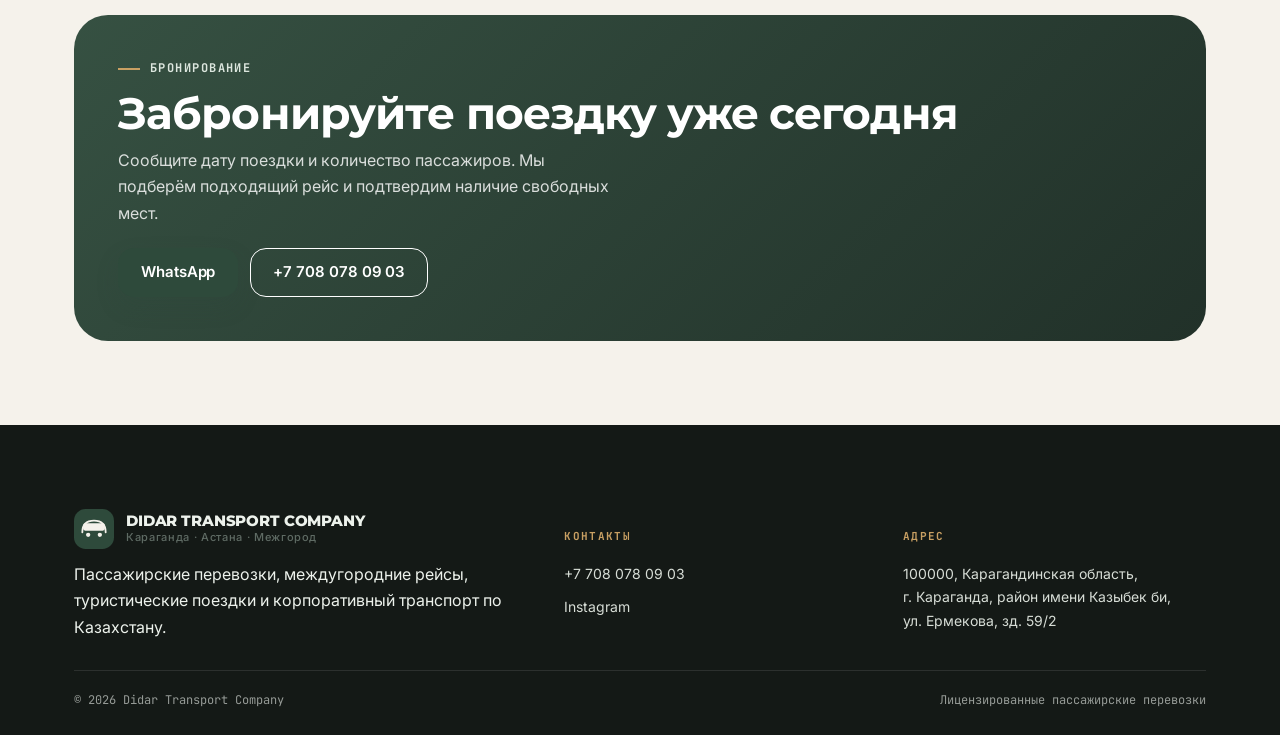
<file: tourism.html>
<!DOCTYPE html>
<html lang="ru" data-lang="ru">
<head>
<meta charset="UTF-8">
<meta name="viewport" content="width=device-width, initial-scale=1.0">
<title>Туры на Боровое и Каркаралинск — Didar Transport Company</title>
<meta name="description" content="Туристические поездки в Боровое, Каркаралинск и Астану из Караганды. Комфортабельные автобусы и удобное расписание.">
<link rel="preconnect" href="https://fonts.googleapis.com">
<link rel="preconnect" href="https://fonts.gstatic.com" crossorigin>
<link href="https://fonts.googleapis.com/css2?family=Montserrat:wght@500;600;700;800&family=Inter:wght@400;500;600;700&family=JetBrains+Mono:wght@400;500;700&display=swap" rel="stylesheet">
<link rel="stylesheet" href="styles.css">
</head>
<body>

<header class="site">
  <div class="navrow">
    <a class="brand" href="index.html">
      <span class="brand-mark"><img src="assets/logo.svg" alt="Didar Transport Company" width="40" height="40" loading="lazy"></span>
      <div class="brand-text">
        <span data-ru>DIDAR TRANSPORT COMPANY</span>
        <span data-kz>DIDAR TRANSPORT COMPANY</span>
        <small data-ru>Караганда · Астана · Межгород</small>
        <small data-kz>Қарағанды · Астана · Қалааралық</small>
      </div>
    </a>
    <nav class="links"><a href="index.html" class="" data-ru>Главная</a><a href="index.html" class="" data-kz>Басты бет</a><a href="vahta.html" class="" data-ru>Вахтовые перевозки</a><a href="vahta.html" class="" data-kz>Вахталық тасымал</a><a href="tourism.html" class="active" data-ru>Туризм</a><a href="tourism.html" class="active" data-kz>Туризм</a><a href="contacts.html" class="" data-ru>О компании</a><a href="contacts.html" class="" data-kz>Компания туралы</a></nav>
    <button type="button" class="burger" aria-label="Меню" aria-expanded="false">
      <span></span><span></span><span></span>
    </button>
    <div class="nav-actions">
      <div class="langtoggle">
        <button type="button" data-lang-switch="ru" class="active" aria-pressed="true">РУС</button>
        <button type="button" data-lang-switch="kz" aria-pressed="false">ҚАЗ</button>
      </div>
      <a class="nav-phone" href="tel:+77080780903" data-ru>+7 708 078 09 03</a>
      <a class="nav-phone" href="tel:+77080780903" data-kz>+7 708 078 09 03</a>
      <a class="btn btn-primary" href="https://wa.me/77080780903" target="_blank" rel="noopener" data-ru>WhatsApp</a>
      <a class="btn btn-primary" href="https://wa.me/77080780903" target="_blank" rel="noopener" data-kz>WhatsApp</a>
    </div>
  </div>
</header>


<section class="hero">
  <div class="hero-bg" style="--hero-image:url('assets/туризм.jpg.jpeg');--hero-overlay:linear-gradient(180deg,rgba(17,25,20,.18),rgba(17,25,20,.82));"></div>
  <div class="wrap">
    <div class="hero-copy">
      <div class="eyebrow" data-ru>Караганда · Вахта · Туризм · Трансферы</div>
      <div class="eyebrow" data-kz>Қарағанды · Вахта · Туризм · Трансфер</div>
      <h1 data-ru>Комфортные пассажирские
перевозки по Казахстану</h1>
      <h1 data-kz>Қазақстан бойынша
жайлы жолаушылар тасымалы</h1>
      <p data-ru>Регулярные поездки из Караганды в Боровое, Каркаралинск, Астану и другие города Казахстана. Комфортабельные автобусы, удобное расписание и безопасные пассажирские перевозки.</p>
      <p data-kz>Қарағандыдан Бурабайға, Қарқаралыға, Астанаға және Қазақстанның басқа қалаларына тұрақты сапарлар. Жайлы автобустар, ыңғайлы кесте және қауіпсіз жолаушылар тасымалы.</p>
      <div class="hero-actions">
        <a class="btn btn-primary" href="https://wa.me/77080780903" target="_blank" rel="noopener">
          <span data-ru>Забронировать место</span>
          <span data-kz>Орын брондау</span>
        </a>
        <a class="btn btn-outline" href="#content"><span data-ru>Смотреть сайт</span><span data-kz>Сайтты көру</span></a>
      </div>
    </div>
    <div class="hero-panel">
<div class="panel-head">
  <b data-ru>Доступные маршруты</b><b data-kz>Қолжетімді бағыттар</b>
  <span class="tag">Туризм</span>
</div>
<div class="routes">
  <div class="route-item"><span class="route-dot"></span><strong data-ru>Караганда → Боровое</strong><strong data-kz>Қарағанды → Бурабай</strong></div>
  <div class="route-item"><span class="route-dot"></span><strong data-ru>Караганда → Каркаралинск</strong><strong data-kz>Қарағанды → Қарқаралы</strong></div>
  <div class="route-item"><span class="route-dot"></span><strong data-ru>Караганда → Астана</strong><strong data-kz>Қарағанды → Астана</strong></div>
  <div class="route-item"><span class="route-dot"></span><strong data-ru>Караганда → Балхаш</strong><strong data-kz>Қарағанды → Балқаш</strong></div>
  <div class="route-item"><span class="route-dot"></span><strong data-ru>Караганда → Баянаул</strong><strong data-kz>Қарағанды → Баянауыл</strong></div>
</div>
<div class="route-cta">
  <span class="small" style="color:rgba(255,255,255,.84)" data-ru>Точные даты и свободные места — в WhatsApp</span>
  <span class="small" style="color:rgba(255,255,255,.84)" data-kz>Нақты күн мен бос орындар — WhatsApp арқылы</span>
</div>
</div>
  </div>
</section>

<div id="content"></div>

<section>
  <div class="wrap">
    <div class="section-head">
      <div>
        <div class="eyebrow"><span data-ru>Маршруты</span><span data-kz>Бағыттар</span></div>
        <h2 data-ru>Боровое, Каркаралинск, Астана и другие поездки</h2>
        <h2 data-kz>Бурабай, Қарқаралы, Астана және басқа сапарлар</h2>
      </div>
      <p data-ru>Мы организуем комфортные пассажирские перевозки на современных автобусах. Заботимся о своевременном отправлении, безопасности и удобстве каждой поездки.</p>
      <p data-kz>Біз заманауи автобустармен жайлы жолаушылар тасымалын ұйымдастырамыз. Әр сапарда уақытылы жөнелтуге, қауіпсіздікке және жайлылыққа ерекше көңіл бөлеміз.</p>
    </div>
    <div class="gallery-grid">
      <img class="large" src="assets/ютонг.jpeg" alt="Автобус на фоне гор и леса" loading="lazy" decoding="async">
      <div class="col">
        <img class="small" src="assets/ютонг2.jpeg" alt="Автобус на фоне гор и леса" loading="lazy" decoding="async">
        <img class="small" src="assets/спринтер4.jpeg" alt="VIP кресла автобуса" loading="lazy" decoding="async">
      </div>
    </div>
  </div>
</section>

<section style="background:rgba(46,74,59,.06)">
  <div class="wrap">
    <div class="features">
      <div class="feature"><div class="num">01</div><h3 data-ru>Комфортный автобус</h3><h3 data-kz>Жайлы автобус</h3><p data-ru>Кресла с удобной посадкой, кондиционер и вместительное багажное отделение.</p><p data-kz>Ыңғайлы орындықтар, кондиционер және кең багаж бөлімі.</p></div>
      <div class="feature"><div class="num">02</div><h3 data-ru>Пейзажи и остановки</h3><h3 data-kz>Пейзаж және аялдамалар</h3><p data-ru>Продуманные остановки для отдыха пассажиров в пути.</p><p data-kz>Жолаушылардың жайлылығы үшін жоспарланған аялдамалар.</p></div>
      <div class="feature"><div class="num">03</div><h3 data-ru>Понятное расписание</h3><h3 data-kz>Түсінікті кесте</h3><p data-ru>Даты и свободные места быстро уточняем в WhatsApp — без лишних формальностей.</p><p data-kz>Күн мен бос орындарды артық формальдылықсыз WhatsApp арқылы жылдам нақтылаймыз.</p></div>
      <div class="feature"><div class="num">04</div><h3 data-ru>Формат без суеты</h3><h3 data-kz>Сабырлы формат</h3><p data-ru>Подходит для индивидуальных, семейных и групповых поездок.</p><p data-kz>Жеке, отбасылық және топтық сапарларға қолайлы.</p></div>
    </div>
  </div>
</section>

<section>
  <div class="wrap">
    <div class="section-head">
      <div>
        <div class="eyebrow"><span data-ru>Доступные маршруты</span><span data-kz>Қолжетімді бағыттар</span></div>
        <h2 data-ru>Куда мы возим из Караганды</h2>
        <h2 data-kz>Қарағандыдан қай жаққа апарамыз</h2>
      </div>
      <p data-ru>Маршруты действуют на постоянной основе. Точную дату поездки, время отправления и наличие свободных мест уточняйте в WhatsApp — отвечаем быстро.</p>
      <p data-kz>Бағыттар тұрақты негізде жұмыс істейді. Сапардың нақты күнін, шығу уақытын және бос орындардың бар-жоғын WhatsApp арқылы нақтылаңыз — жылдам жауап береміз.</p>
    </div>
    <div class="cards">
      <a class="card" href="https://wa.me/77080780903" target="_blank" rel="noopener">
        <div class="eyebrow" style="margin-bottom:10px"><span>→</span></div>
        <h3 data-ru>Караганда — Боровое</h3><h3 data-kz>Қарағанды — Бурабай</h3>
        <p data-ru>Популярное направление для отдыха на природе и коротких поездок на выходные.</p>
        <p data-kz>Демалыс күндері табиғатта тынығуға және қысқа сапарларға арналған танымал бағыт.</p>
        <span class="small" style="color:var(--brand-2);font-weight:600;display:inline-block;margin-top:14px" data-ru>Уточнить в WhatsApp →</span>
        <span class="small" style="color:var(--brand-2);font-weight:600;display:inline-block;margin-top:14px" data-kz>WhatsApp арқылы нақтылау →</span>
      </a>
      <a class="card" href="https://wa.me/77080780903" target="_blank" rel="noopener">
        <div class="eyebrow" style="margin-bottom:10px"><span>→</span></div>
        <h3 data-ru>Караганда — Каркаралинск</h3><h3 data-kz>Қарағанды — Қарқаралы</h3>
        <p data-ru>Поездки в горный массив Каркаралинска — для однодневных туров и семейного отдыха.</p>
        <p data-kz>Қарқаралы тау массивіне бір күндік турлар мен отбасылық демалысқа арналған сапарлар.</p>
        <span class="small" style="color:var(--brand-2);font-weight:600;display:inline-block;margin-top:14px" data-ru>Уточнить в WhatsApp →</span>
        <span class="small" style="color:var(--brand-2);font-weight:600;display:inline-block;margin-top:14px" data-kz>WhatsApp арқылы нақтылау →</span>
      </a>
      <a class="card" href="https://wa.me/77080780903" target="_blank" rel="noopener">
        <div class="eyebrow" style="margin-bottom:10px"><span>→</span></div>
        <h3 data-ru>Караганда — Астана</h3><h3 data-kz>Қарағанды — Астана</h3>
        <p data-ru>Регулярные перевозки в столицу — для деловых поездок и коротких визитов.</p>
        <p data-kz>Астанаға тұрақты тасымал — іссапарлар мен қысқа сапарларға қолайлы.</p>
        <span class="small" style="color:var(--brand-2);font-weight:600;display:inline-block;margin-top:14px" data-ru>Уточнить в WhatsApp →</span>
        <span class="small" style="color:var(--brand-2);font-weight:600;display:inline-block;margin-top:14px" data-kz>WhatsApp арқылы нақтылау →</span>
      </a>
      <a class="card" href="https://wa.me/77080780903" target="_blank" rel="noopener">
        <div class="eyebrow" style="margin-bottom:10px"><span>→</span></div>
        <h3 data-ru>Караганда — Балхаш</h3><h3 data-kz>Қарағанды — Балқаш</h3>
        <p data-ru>Поездки к озеру Балхаш — для любителей рыбалки, отдыха на воде и живописных видов.</p>
        <p data-kz>Балқаш көліне сапарлар — балық аулауды, суда демалуды және әсем көріністі ұнататындарға арналған.</p>
        <span class="small" style="color:var(--brand-2);font-weight:600;display:inline-block;margin-top:14px" data-ru>Уточнить в WhatsApp →</span>
        <span class="small" style="color:var(--brand-2);font-weight:600;display:inline-block;margin-top:14px" data-kz>WhatsApp арқылы нақтылау →</span>
      </a>
      <a class="card" href="https://wa.me/77080780903" target="_blank" rel="noopener">
        <div class="eyebrow" style="margin-bottom:10px"><span>→</span></div>
        <h3 data-ru>Караганда — Баянаул</h3><h3 data-kz>Қарағанды — Баянауыл</h3>
        <p data-ru>Поездки в национальный парк Баянаул — горные озёра, сосновые леса и живописные скалы.</p>
        <p data-kz>Баянауыл ұлттық паркіне сапарлар — тау көлдері, қарағай ормандары және әсем жартастар.</p>
        <span class="small" style="color:var(--brand-2);font-weight:600;display:inline-block;margin-top:14px" data-ru>Уточнить в WhatsApp →</span>
        <span class="small" style="color:var(--brand-2);font-weight:600;display:inline-block;margin-top:14px" data-kz>WhatsApp арқылы нақтылау →</span>
      </a>
    </div>
  </div>
</section>

<section>
  <div class="wrap">
    <div class="timeline">
      <div class="card" data-step="01"><h3 data-ru>Выезд по расписанию</h3><h3 data-kz>Кесте бойынша шығу</h3><p data-ru>Отправление согласно расписанию.</p><p data-kz>Кестеге сәйкес жөнелту.</p></div>
      <div class="card" data-step="02"><h3 data-ru>Чистый салон</h3><h3 data-kz>Таза салон</h3><p data-ru>Перед каждым рейсом автобус проходит подготовку и проверку.</p><p data-kz>Әр рейс алдында автобус толық дайындықтан және тексеруден өтеді.</p></div>
      <div class="card" data-step="03"><h3 data-ru>Связь перед выездом</h3><h3 data-kz>Шығар алдында байланыс</h3><p data-ru>Подтверждаем место отправления, время и список пассажиров.</p><p data-kz>Жөнелту орны, уақыты және жолаушылар тізімін растаймыз.</p></div>
    </div>
  </div>
</section>

<section>
  <div class="wrap">
    <div class="contact-band">
      <div>
        <div class="eyebrow" style="color:#dce6de;margin-bottom:10px"><span data-ru>Бронирование</span><span data-kz>Брондау</span></div>
        <h2 data-ru>Забронируйте поездку уже сегодня</h2>
        <h2 data-kz>Сапарыңызды бүгін брондаңыз</h2>
        <p style="margin-top:10px" data-ru>Сообщите дату поездки и количество пассажиров. Мы подберём подходящий рейс и подтвердим наличие свободных мест.</p>
        <p style="margin-top:10px" data-kz>Сапар күнін және жолаушылар санын жазыңыз. Біз қолайлы рейсті ұсынып, бос орындардың бар-жоғын растаймыз.</p>
      </div>
      <div style="display:flex;gap:12px;flex-wrap:wrap">
        <a class="btn btn-primary" href="https://wa.me/77080780903" target="_blank" rel="noopener">WhatsApp</a>
        <a class="btn btn-outline" style="border-color:#fff;color:#fff" href="tel:+77080780903">+7 708 078 09 03</a>
      </div>
    </div>
  </div>
</section>


<footer class="site">
  <div class="footer-wrap">
    <div class="foot-grid">
      <div>
        <div class="brand" style="margin-bottom:12px">
          <svg viewBox="0 0 48 48" fill="none" aria-hidden="true">
  <rect width="48" height="48" rx="14" fill="#2E4A3B"/>
  <path d="M10 28c0-8 4-14 14-14s14 6 14 14" stroke="#F5F2EB" stroke-width="2.2" stroke-linecap="round"/>
  <circle cx="17" cy="31" r="2.6" fill="#F5F2EB"/>
  <circle cx="31" cy="31" r="2.6" fill="#F5F2EB"/>
  <rect x="11" y="17" width="26" height="9" rx="2.5" fill="#F5F2EB"/>
</svg>
          <div class="brand-text">
            <span data-ru>DIDAR TRANSPORT COMPANY</span>
            <span data-kz>DIDAR TRANSPORT COMPANY</span>
            <small data-ru>Караганда · Астана · Межгород</small>
            <small data-kz>Қарағанды · Астана · Қалааралық</small>
          </div>
        </div>
        <p data-ru>Пассажирские перевозки, междугородние рейсы, туристические поездки и корпоративный транспорт по Казахстану.</p>
        <p data-kz>Қазақстан бойынша жолаушылар тасымалы, қалааралық рейстер, туристік сапарлар және корпоративтік көлік қызметтері.</p>
      </div>
      <div class="foot-col">
        <h5 data-ru>Контакты</h5><h5 data-kz>Байланыс</h5>
        <a href="tel:+77080780903" data-ru>+7 708 078 09 03</a>
        <a href="tel:+77080780903" data-kz>+7 708 078 09 03</a>
        <a href="https://instagram.com/dtc.krg" target="_blank" rel="noopener">Instagram</a>
      </div>
      <div class="foot-col">
        <h5 data-ru>Адрес</h5><h5 data-kz>Мекенжай</h5>
        <p data-ru>100000, Карагандинская область,
г. Караганда, район имени Казыбек би,
ул. Ермекова, зд. 59/2</p>
        <p data-kz>100000, Қарағанды облысы,
Қарағанды қаласы, Қазыбек би ауданы,
Ермеков көш., 59/2 ғимарат</p>
      </div>
    </div>
    <div class="foot-bottom">
      <span>© 2026 Didar Transport Company</span>
      <span data-ru>Лицензированные пассажирские перевозки</span>
      <span data-kz>Лицензияланған жолаушы тасымалы</span>
    </div>
  </div>
</footer>

<script src="site.js"></script>
</body>
</html>
</file>
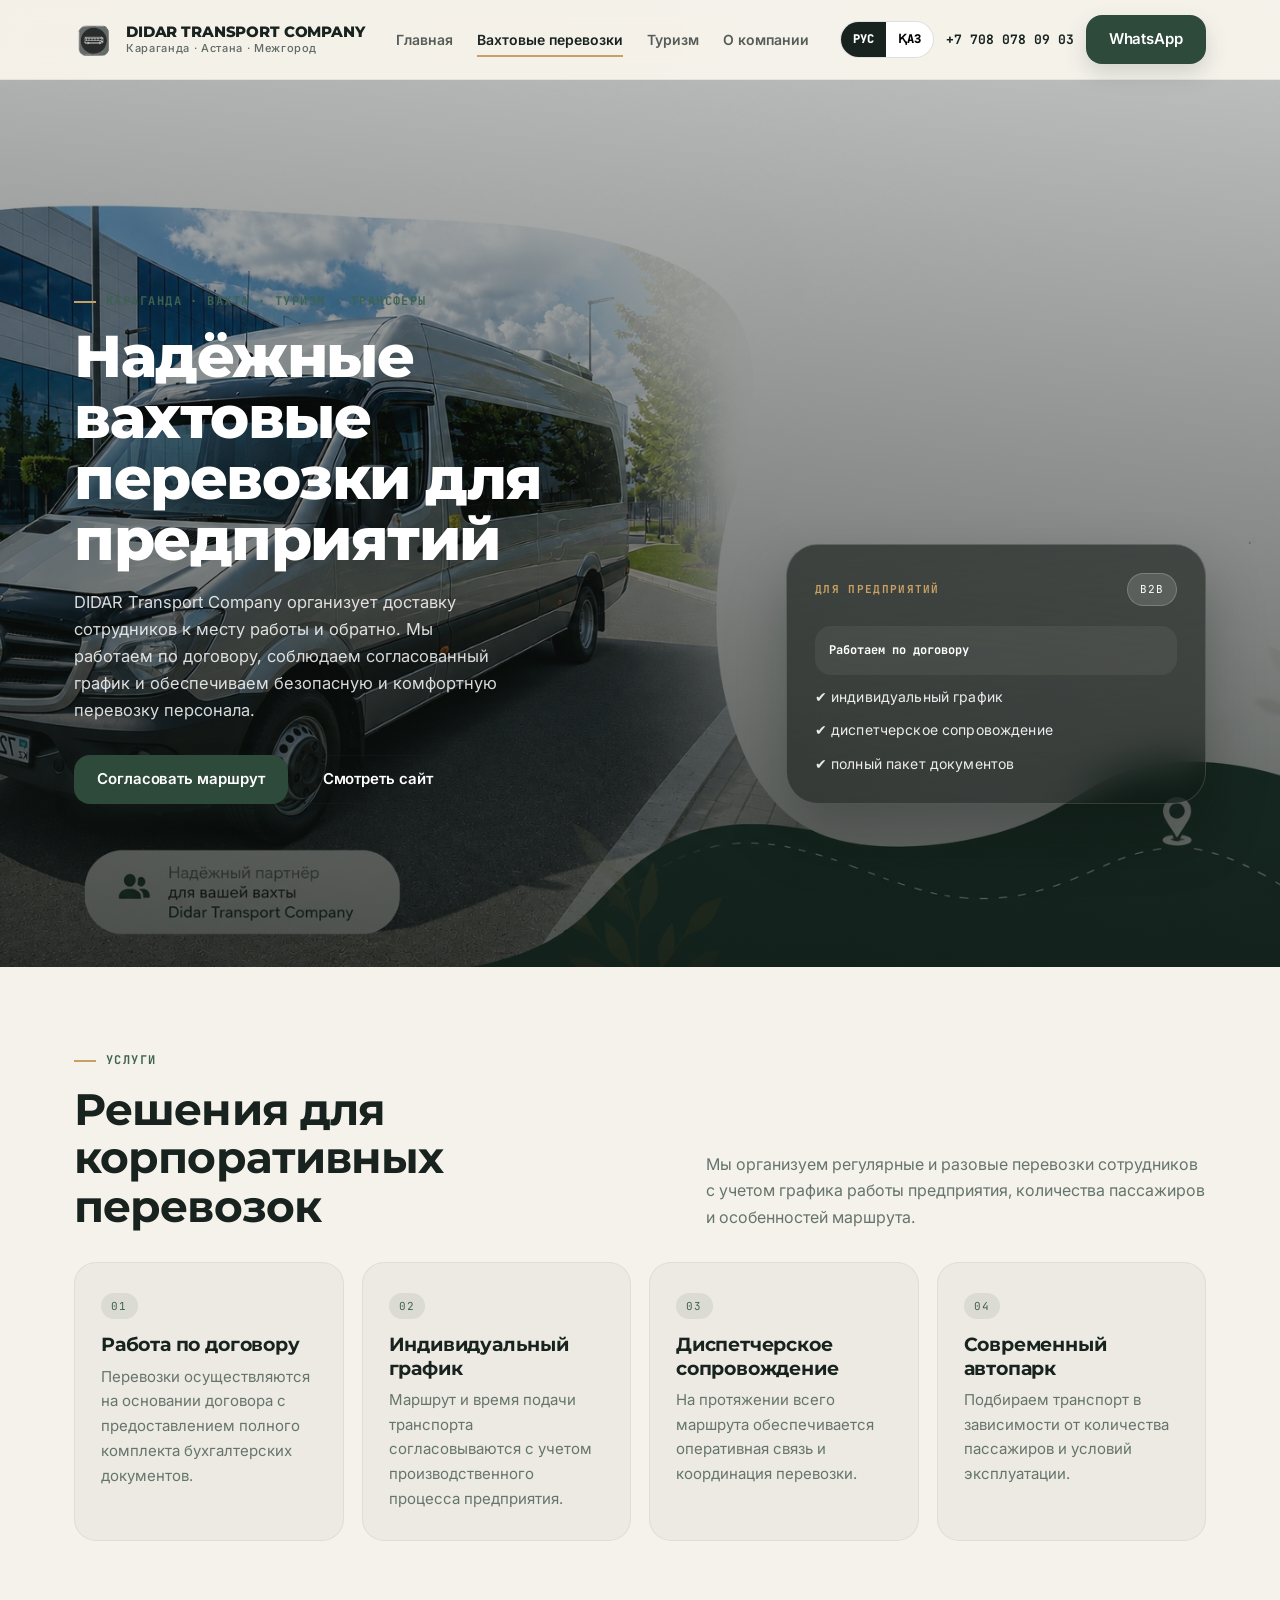
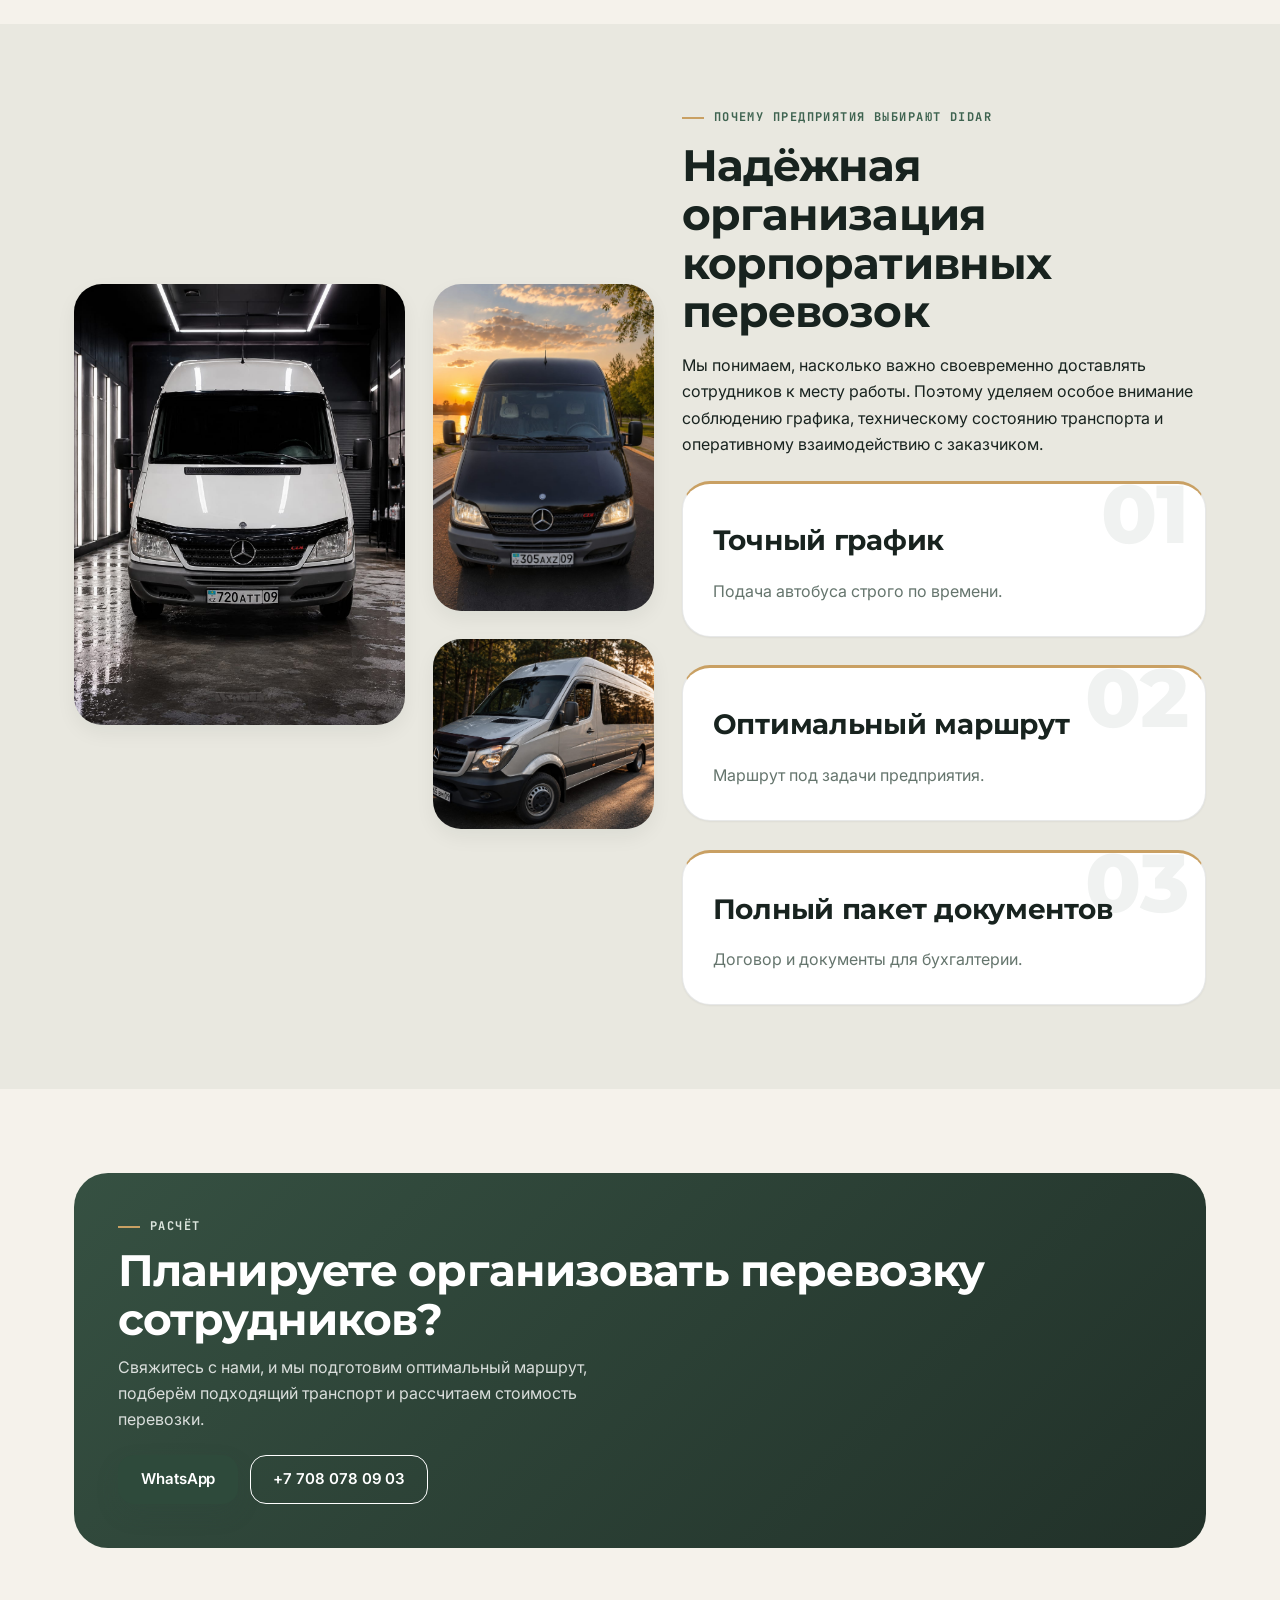
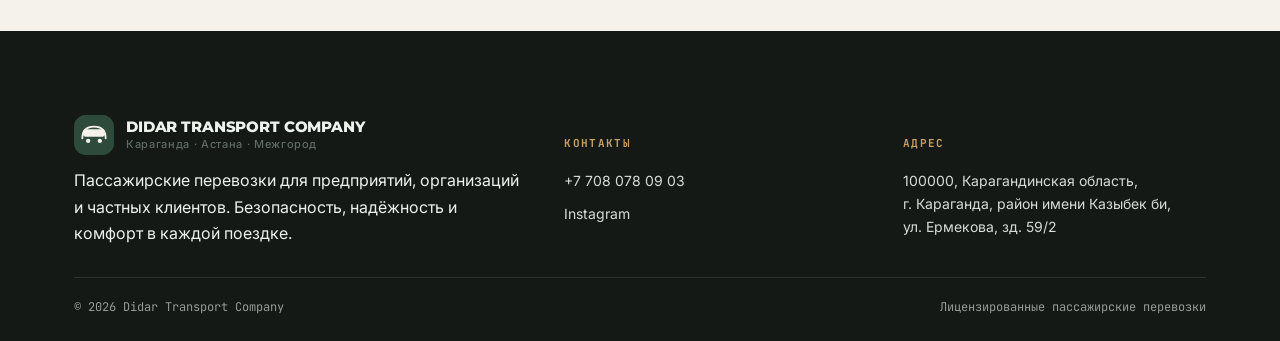
<file: vahta.html>
<!DOCTYPE html>
<html lang="ru" data-lang="ru">
<head>
<meta charset="UTF-8">
<meta name="viewport" content="width=device-width, initial-scale=1.0">
<title>Вахтовые перевозки и корпоративные рейсы — Didar Transport Company</title>
<meta name="description" content="Вахтовые перевозки и корпоративные рейсы по договору для предприятий Караганды.">
<link rel="preconnect" href="https://fonts.googleapis.com">
<link rel="preconnect" href="https://fonts.gstatic.com" crossorigin>
<link href="https://fonts.googleapis.com/css2?family=Montserrat:wght@500;600;700;800&family=Inter:wght@400;500;600;700&family=JetBrains+Mono:wght@400;500;700&display=swap" rel="stylesheet">
<link rel="stylesheet" href="styles.css">
</head>
<body>

<header class="site">
  <div class="navrow">
    <a class="brand" href="vahta.html">
      <span class="brand-mark"><img src="assets/logo.svg" alt="Didar Transport Company" width="40" height="40" loading="lazy"></span>
      <div class="brand-text">
        <span data-ru>DIDAR TRANSPORT COMPANY</span>
        <span data-kz>DIDAR TRANSPORT COMPANY</span>
        <small data-ru>Караганда · Астана · Межгород</small>
        <small data-kz>Қарағанды · Астана · Қалааралық</small>
      </div>
    </a>
    <nav class="links"><a href="index.html" class="" data-ru>Главная</a><a href="index.html" class="" data-kz>Басты бет</a><a href="vahta.html" class="active" data-ru>Вахтовые перевозки</a><a href="vahta.html" class="active" data-kz>Вахталық тасымал</a><a href="tourism.html" class="" data-ru>Туризм</a><a href="tourism.html" class="" data-kz>Туризм</a><a href="contacts.html" class="" data-ru>О компании</a><a href="contacts.html" class="" data-kz>Компания туралы</a></nav>
    <button type="button" class="burger" aria-label="Меню" aria-expanded="false">
      <span></span><span></span><span></span>
    </button>
    <div class="nav-actions">
      <div class="langtoggle">
        <button type="button" data-lang-switch="ru" class="active" aria-pressed="true">РУС</button>
        <button type="button" data-lang-switch="kz" aria-pressed="false">ҚАЗ</button>
      </div>
      <a class="nav-phone" href="tel:+77080780903" data-ru>+7 708 078 09 03</a>
      <a class="nav-phone" href="tel:+77080780903" data-kz>+7 708 078 09 03</a>
      <a class="btn btn-primary" href="https://wa.me/77080780903" target="_blank" rel="noopener" data-ru>WhatsApp</a>
      <a class="btn btn-primary" href="https://wa.me/77080780903" target="_blank" rel="noopener" data-kz>WhatsApp</a>
    </div>
  </div>
</header>


<section class="hero">
  <div class="hero-bg" style="--hero-image:url('assets/вахта.jpg.jpeg');--hero-overlay:linear-gradient(180deg,rgba(17,25,20,.22),rgba(17,25,20,.84));"></div>
  <div class="wrap">
    <div class="hero-copy">
      <div class="eyebrow" data-ru>Караганда · Вахта · Туризм · Трансферы</div>
      <div class="eyebrow" data-kz>Қарағанды · Вахта · Туризм · Трансфер</div>
      <h1 data-ru>Надёжные вахтовые перевозки для предприятий</h1>
      <h1 data-kz>Кәсіпорындарға арналған сенімді вахталық тасымал</h1>
      <p data-ru>DIDAR Transport Company организует доставку сотрудников к месту работы и обратно. Мы работаем по договору, соблюдаем согласованный график и обеспечиваем безопасную и комфортную перевозку персонала.</p>
      <p data-kz>DIDAR Transport Company қызметкерлерді жұмыс орнына және кері бағытта қауіпсіз әрі уақтылы жеткізуді ұйымдастырады. Біз келісімшарт негізінде жұмыс істейміз, белгіленген кестені сақтаймыз және жайлы тасымалдауды қамтамасыз етеміз.</p>
      <div class="hero-actions">
        <a class="btn btn-primary" href="https://wa.me/77080780903" target="_blank" rel="noopener">
          <span data-ru>Согласовать маршрут</span>
          <span data-kz>Маршрутты келісу</span>
        </a>
        <a class="btn btn-outline" href="#content"><span data-ru>Смотреть сайт</span><span data-kz>Сайтты көру</span></a>
      </div>
    </div>
    <div class="hero-panel">
<div class="panel-head">
  <b data-ru>Для предприятий</b><b data-kz>Кәсіпорындарға</b>
  <span class="tag">B2B</span>
</div>
<div class="board">
  <div class="board-row"><strong data-ru>Работаем по договору</strong><strong data-kz>Келісімшарт негізінде жұмыс</strong></div>
  <div class="small" style="color:rgba(255,255,255,.9)"><span data-ru>✔ индивидуальный график</span><span data-kz>✔ жеке кесте</span></div>
  <div class="small" style="color:rgba(255,255,255,.9)"><span data-ru>✔ диспетчерское сопровождение</span><span data-kz>✔ диспетчерлік сүйемелдеу</span></div>
  <div class="small" style="color:rgba(255,255,255,.9)"><span data-ru>✔ полный пакет документов</span><span data-kz>✔ толық құжаттар пакеті</span></div>
</div>
</div>
  </div>
</section>

<div id="content"></div>

<section>
  <div class="wrap">
    <div class="section-head">
      <div>
        <div class="eyebrow"><span data-ru>Услуги</span><span data-kz>Қызметтер</span></div>
        <h2 data-ru>Решения для корпоративных перевозок</h2>
        <h2 data-kz>Корпоративтік тасымал шешімдері</h2>
      </div>
      <p data-ru>Мы организуем регулярные и разовые перевозки сотрудников с учетом графика работы предприятия, количества пассажиров и особенностей маршрута.</p>
      <p data-kz>Кәсіпорынның жұмыс кестесіне, жолаушылар санына және бағыт ерекшеліктеріне сәйкес тұрақты және бір реттік тасымалдауды ұйымдастырамыз.</p>
    </div>
    <div class="features">
      <div class="feature"><div class="num">01</div><h3 data-ru>Работа по договору</h3><h3 data-kz>Шарт негізінде жұмыс</h3><p data-ru>Перевозки осуществляются на основании договора с предоставлением полного комплекта бухгалтерских документов.</p><p data-kz>Тасымалдау келісімшарт бойынша жүзеге асырылады және барлық қажетті бухгалтерлік құжаттар ұсынылады.</p></div>
      <div class="feature"><div class="num">02</div><h3 data-ru>Индивидуальный график</h3><h3 data-kz>Жеке кесте</h3><p data-ru>Маршрут и время подачи транспорта согласовываются с учетом производственного процесса предприятия.</p><p data-kz>Маршрут пен көлік беру уақыты кәсіпорынның жұмыс ерекшелігіне сәйкес келісіліп белгіленеді.</p></div>
      <div class="feature"><div class="num">03</div><h3 data-ru>Диспетчерское сопровождение</h3><h3 data-kz>Диспетчерлік сүйемелдеу</h3><p data-ru>На протяжении всего маршрута обеспечивается оперативная связь и координация перевозки.</p><p data-kz>Бүкіл маршрут бойында жедел байланыс пен тасымалды үйлестіру қамтамасыз етіледі.</p></div>
      <div class="feature"><div class="num">04</div><h3 data-ru>Современный автопарк</h3><h3 data-kz>Заманауи автопарк</h3><p data-ru>Подбираем транспорт в зависимости от количества пассажиров и условий эксплуатации.</p><p data-kz>Көлік жолаушылар саны мен пайдалану ерекшеліктеріне қарай таңдалады.</p></div>
    </div>
  </div>
</section>

<section style="background:rgba(46,74,59,.06)">
  <div class="wrap">
    <div class="split">
      <div class="gallery-grid">
        <img class="large" src="assets/спринтер1.jpeg" alt="Спринтер720" loading="lazy" decoding="async">
        <div class="col">
          <img class="small" src="assets/спринтер2.jpeg" alt="Спринтер305" loading="lazy" decoding="async">
          <img class="small" src="assets/спринтер3.jpeg" alt="Спринтер465" loading="lazy" decoding="async">
        </div>
      </div>
      <div>
        <div class="eyebrow"><span data-ru>Почему предприятия выбирают DIDAR</span><span data-kz>Неліктен кәсіпорындар DIDAR компаниясын таңдайды</span></div>
        <h2 data-ru>Надёжная организация корпоративных перевозок</h2>
        <h2 data-kz>Корпоративтік тасымалды сенімді ұйымдастыру</h2>
        <p style="margin-top:16px" data-ru>Мы понимаем, насколько важно своевременно доставлять сотрудников к месту работы. Поэтому уделяем особое внимание соблюдению графика, техническому состоянию транспорта и оперативному взаимодействию с заказчиком.</p>
        <p style="margin-top:16px" data-kz>Қызметкерлерді жұмыс орнына уақытылы жеткізудің маңызын жақсы түсінеміз. Сондықтан қозғалыс кестесінің сақталуына, көліктің техникалық жағдайына және тапсырыс берушімен жедел байланысқа ерекше көңіл бөлеміз.</p>
        <div class="timeline" style="margin-top:24px">
          <div class="card" data-step="01"><h3 data-ru>Точный график</h3><h3 data-kz>Дәл кесте</h3><p data-ru>Подача автобуса строго по времени.</p><p data-kz>Автобус уақытында беріледі.</p></div>
          <div class="card" data-step="02"><h3 data-ru>Оптимальный маршрут</h3><h3 data-kz>Тиімді маршрут</h3><p data-ru>Маршрут под задачи предприятия.</p><p data-kz>Маршрут кәсіпорынға сай құрылады.</p></div>
          <div class="card" data-step="03"><h3 data-ru>Полный пакет документов</h3><h3 data-kz>Құжаттардың толық пакеті</h3><p data-ru>Договор и документы для бухгалтерии.</p><p data-kz>Шарт пен бухгалтерлік құжаттар дайын.</p></div>
        </div>
      </div>
    </div>
  </div>
</section>

<section>
  <div class="wrap">
    <div class="contact-band">
      <div>
        <div class="eyebrow" style="color:#dce6de;margin-bottom:10px"><span data-ru>Расчёт</span><span data-kz>Есеп</span></div>
        <h2 data-ru>Планируете организовать перевозку сотрудников?</h2>
        <h2 data-kz>Қызметкерлерді тасымалдауды ұйымдастыру қажет пе?</h2>
        <p style="margin-top:10px" data-ru>Свяжитесь с нами, и мы подготовим оптимальный маршрут, подберём подходящий транспорт и рассчитаем стоимость перевозки.</p>
        <p style="margin-top:10px" data-kz>Бізбен хабарласыңыз. Біз оңтайлы маршрутты ұсынып, сәйкес көлікті таңдап, тасымал құнын есептейміз.</p>
      </div>
      <div style="display:flex;gap:12px;flex-wrap:wrap">
        <a class="btn btn-primary" href="https://wa.me/77080780903" target="_blank" rel="noopener">WhatsApp</a>
        <a class="btn btn-outline" style="border-color:#fff;color:#fff" href="tel:+77080780903">+7 708 078 09 03</a>
      </div>
    </div>
  </div>
</section>


<footer class="site">
  <div class="footer-wrap">
    <div class="foot-grid">
      <div>
        <div class="brand" style="margin-bottom:12px">
          <svg viewBox="0 0 48 48" fill="none" aria-hidden="true">
  <rect width="48" height="48" rx="14" fill="#2E4A3B"/>
  <path d="M10 28c0-8 4-14 14-14s14 6 14 14" stroke="#F5F2EB" stroke-width="2.2" stroke-linecap="round"/>
  <circle cx="17" cy="31" r="2.6" fill="#F5F2EB"/>
  <circle cx="31" cy="31" r="2.6" fill="#F5F2EB"/>
  <rect x="11" y="17" width="26" height="9" rx="2.5" fill="#F5F2EB"/>
</svg>
          <div class="brand-text">
            <span data-ru>DIDAR TRANSPORT COMPANY</span>
            <span data-kz>DIDAR TRANSPORT COMPANY</span>
            <small data-ru>Караганда · Астана · Межгород</small>
            <small data-kz>Қарағанды · Астана · Қалааралық</small>
          </div>
        </div>
        <p data-ru>Пассажирские перевозки для предприятий, организаций и частных клиентов. Безопасность, надёжность и комфорт в каждой поездке.</p>
        <p data-kz>Кәсіпорындарға, ұйымдарға және жеке клиенттерге арналған жолаушылар тасымалы. Әрбір сапарда қауіпсіздік, сенімділік және жайлылық.</p>
      </div>
      <div class="foot-col">
        <h5 data-ru>Контакты</h5><h5 data-kz>Байланыс</h5>
        <a href="tel:+77080780903" data-ru>+7 708 078 09 03</a>
        <a href="tel:+77080780903" data-kz>+7 708 078 09 03</a>
        <a href="https://instagram.com/dtc.krg" target="_blank" rel="noopener">Instagram</a>
      </div>
      <div class="foot-col">
        <h5 data-ru>Адрес</h5><h5 data-kz>Мекенжай</h5>
        <p data-ru>100000, Карагандинская область,
г. Караганда, район имени Казыбек би,
ул. Ермекова, зд. 59/2</p>
        <p data-kz>100000, Қарағанды облысы,
Қарағанды қаласы, Қазыбек би ауданы,
Ермеков көш., 59/2 ғимарат</p>
      </div>
    </div>
    <div class="foot-bottom">
      <span>© 2026 Didar Transport Company</span>
      <span data-ru>Лицензированные пассажирские перевозки</span>
      <span data-kz>Лицензияланған жолаушы тасымалы</span>
    </div>
  </div>
</footer>

<script src="site.js"></script>
</body>
</html>
</file>
<file: styles.css>
/* ==========================================================================
   DIDAR TRANSPORT COMPANY — design tokens
   Brand palette is fixed by the client brief and must not change.
   ========================================================================== */
:root{
  --bg:#f5f2eb;
  --card:#ffffff;
  --ink:#18231f;
  --muted:#5f6b64;
  --muted-soft:#65756d;
  --line:rgba(24,35,31,.10);
  --line-strong:rgba(24,35,31,.20);
  --brand:#2e4a3b;
  --brand-2:#3e6350;
  --accent:#c9a063;

  /* Light, contemporary elevation — no heavy drop shadows */
  --shadow-xs:0 1px 2px rgba(20,28,24,.05);
  --shadow-sm:0 8px 20px rgba(20,28,24,.06);
  --shadow-md:0 18px 36px rgba(20,28,24,.09);
  --shadow-lg:0 30px 60px rgba(13,19,16,.16);

  /* Radius scale */
  --radius:28px;
  --radius-md:22px;
  --radius-sm:16px;
  --radius-btn:16px;
  --radius-input:18px;
  --radius-lg:34px;

  --max:1180px;
  --display:'Montserrat',system-ui,sans-serif;
  --body:'Inter',system-ui,sans-serif;
  --mono:'JetBrains Mono',ui-monospace,monospace;

  /* Fluid rhythm — replaces most manual breakpoint overrides */
  --section-pad: clamp(48px, 4.5vw + 26px, 128px);
  --gap-lg: clamp(20px, 2.2vw, 32px);

  /* Bounded height for the hero photo band on stacked (mobile/tablet) layouts,
     so a wide photo never gets crushed into a tall, over-cropped sliver */
  --hero-band: clamp(230px, 62vw, 460px);
}

/* ==========================================================================
   Base / reset
   ========================================================================== */
*{box-sizing:border-box}
html{scroll-behavior:smooth}
body{
  margin:0;
  background:radial-gradient(circle at top left, rgba(201,160,99,.10), transparent 26%), var(--bg);
  color:var(--ink);
  font-family:var(--body);
  font-size:16px;
  line-height:1.65;
  -webkit-font-smoothing:antialiased;
  text-rendering:optimizeLegibility;
  overflow-x:hidden;
}
img{display:block;max-width:100%}
a{color:inherit;text-decoration:none}
button,input,textarea{font:inherit}
button{cursor:pointer}
:focus-visible{outline:3px solid var(--accent);outline-offset:3px}
.wrap{max-width:var(--max);margin:0 auto;padding:0 24px}
section{padding:var(--section-pad) 0}

/* ==========================================================================
   Typography
   ========================================================================== */
h1,h2,h3,h4{
  font-family:var(--display);
  font-weight:700;
  margin:0;
  word-break:normal;
  overflow-wrap:normal;
  hyphens:none;
}
h1{font-size:clamp(2.375rem, 1.6rem + 2.6vw, 4rem);   line-height:1.04; letter-spacing:-.025em; font-weight:800}
h2{font-size:clamp(1.85rem, 1.4rem + 1.7vw, 3rem);     line-height:1.1;  letter-spacing:-.02em}
h3{font-size:clamp(1.375rem, 1.2rem + .65vw, 2rem);    line-height:1.22; letter-spacing:-.01em}
h4{font-size:1.05rem; line-height:1.3; letter-spacing:-.005em}
p{margin:0}
.small{font-size:14px;color:var(--muted);letter-spacing:.01em}
.eyebrow{
  display:flex;align-items:center;gap:10px;
  font-family:var(--mono);font-size:12px;letter-spacing:.12em;text-transform:uppercase;
  color:var(--brand-2);font-weight:700;margin-bottom:14px
}
.eyebrow::before{content:"";width:22px;height:2px;background:var(--accent);display:inline-block;flex:none}

/* Small pill tag (hero panel badge) */
.tag{
  font-family:var(--mono);font-size:11px;letter-spacing:.1em;text-transform:uppercase;
  color:#fff;background:rgba(255,255,255,.14);border:1px solid rgba(255,255,255,.2);
  padding:6px 12px;border-radius:999px;white-space:nowrap
}

/* ==========================================================================
   Buttons
   ========================================================================== */
.btn{
  display:inline-flex;align-items:center;justify-content:center;gap:8px;
  min-height:49px;padding:0 22px;border-radius:var(--radius-btn);
  font-weight:600;font-size:15px;letter-spacing:-.005em;
  border:1.5px solid transparent;white-space:nowrap;
  transition:transform .22s ease, box-shadow .22s ease, background-color .22s ease, border-color .22s ease, color .22s ease;
}
.btn:hover{transform:translateY(-2px)}
.btn:active{transform:translateY(0)}
.btn-primary{background:var(--brand);color:#fff;box-shadow:0 10px 22px rgba(46,74,59,.18)}
.btn-primary:hover{background:var(--brand-2);box-shadow:0 14px 28px rgba(46,74,59,.24)}
.btn-outline{border-color:rgba(24,35,31,.35);background:transparent}
.btn-outline:hover{background:var(--ink);color:#fff;border-color:var(--ink)}
.btn-soft{background:rgba(46,74,59,.08);color:var(--brand)}
.btn-soft:hover{background:rgba(46,74,59,.14)}

/* ==========================================================================
   Header / navigation
   ========================================================================== */
header.site{
  position:sticky;top:0;z-index:50;
  backdrop-filter:blur(14px) saturate(140%);
  background:rgba(245,242,235,.82);
  border-bottom:1px solid rgba(24,35,31,.07)
}
.navrow{
  max-width:var(--max);margin:0 auto;padding:15px 24px;
  display:flex;align-items:center;justify-content:space-between;gap:16px
}
.brand{display:flex;align-items:center;gap:12px;min-width:0}
.brand svg{width:40px;height:40px;flex:none}
.brand-text{font-family:var(--display);font-weight:800;font-size:14.5px;line-height:1.05;letter-spacing:-.01em}
.brand-text small{display:block;font-family:var(--body);font-weight:500;font-size:11px;letter-spacing:.06em;color:var(--muted);margin-top:3px}
nav.links{display:flex;gap:24px;align-items:center;flex-wrap:wrap}
nav.links a{position:relative;font-weight:600;font-size:14px;opacity:.72;padding:4px 0;transition:opacity .2s ease}
nav.links a::after{
  content:"";position:absolute;left:0;right:0;bottom:-2px;height:2px;background:var(--accent);
  transform:scaleX(0);transform-origin:left;transition:transform .25s ease
}
nav.links a.active,nav.links a:hover{opacity:1}
nav.links a.active::after,nav.links a:hover::after{transform:scaleX(1)}
.nav-actions{display:flex;align-items:center;gap:12px}
.langtoggle{display:flex;overflow:hidden;border-radius:999px;border:1px solid rgba(24,35,31,.14);background:#fff}
.langtoggle button{border:0;padding:8px 12px;background:transparent;font-weight:800;font-family:var(--mono);font-size:12px;transition:background-color .2s ease,color .2s ease}
.langtoggle button.active{background:var(--ink);color:#fff}
.nav-phone{font-family:var(--mono);font-size:13px;font-weight:700;white-space:nowrap}

/* ==========================================================================
   Hero
   ========================================================================== */
.hero{position:relative;overflow:hidden;color:#fff}
.hero::before{
  content:"";position:absolute;inset:0;z-index:1;
  background:linear-gradient(185deg, rgba(15,22,18,.28), rgba(13,19,16,.74));
}
.hero-bg{
  position:absolute;inset:0;background:var(--hero-image, linear-gradient(135deg,#273a31,#415f50));
  background-size:cover;background-position:center;transform:scale(1.02)
}
.hero .wrap{
  position:relative;z-index:2;
  min-height:min(80vh,800px);
  display:grid;grid-template-columns:1fr minmax(340px,420px);gap:var(--gap-lg);
  align-items:end;padding-top:88px;padding-bottom:80px
}
.hero-copy{max-width:600px}
.hero-copy h1{max-width:12ch;white-space:pre-line}
.hero-copy p{margin-top:18px;max-width:44ch;font-size:16.5px;color:rgba(255,255,255,.84);white-space:pre-line}
.hero-actions{display:flex;gap:12px;margin-top:30px;flex-wrap:wrap}
.hero-panel{
  background:linear-gradient(165deg, rgba(19,25,21,.62), rgba(11,15,13,.5));
  border:1px solid rgba(255,255,255,.15);border-radius:32px;
  padding:28px;backdrop-filter:blur(20px) saturate(160%);
  box-shadow:0 30px 60px rgba(6,10,8,.28)
}
.panel-head{display:flex;justify-content:space-between;align-items:center;margin-bottom:20px;gap:12px;flex-wrap:wrap}
.panel-head b{font-family:var(--mono);font-size:11px;letter-spacing:.12em;text-transform:uppercase;color:var(--accent);font-weight:700}
.board{display:grid;gap:10px}
.board-row{
  display:grid;grid-template-columns:1.8fr .8fr .7fr .6fr;gap:8px;align-items:center;
  padding:15px 14px;border-radius:16px;background:rgba(255,255,255,.06)
}
.board-row span,.board-row strong{font-family:var(--mono);font-size:12px}
.board-row .seats{color:#8fe8b0;font-weight:700}

/* Available-routes list — static destinations, nothing here goes out of date */
.routes{display:grid;gap:8px}
.route-item{
  display:flex;align-items:center;gap:12px;
  padding:14px 16px;border-radius:16px;background:rgba(255,255,255,.06);
  transition:background-color .2s ease
}
.route-item .route-dot{width:6px;height:6px;border-radius:50%;background:var(--accent);flex:none}
.route-item strong{font-family:var(--mono);font-size:13px;font-weight:600;letter-spacing:.005em}
.route-cta{
  margin-top:14px;padding-top:14px;border-top:1px solid rgba(255,255,255,.14);
  display:flex;align-items:center;gap:8px
}

/* ==========================================================================
   Section head
   ========================================================================== */
.section-head{display:flex;justify-content:space-between;align-items:end;gap:20px;margin-bottom:32px;flex-wrap:wrap}
.section-head h2{max-width:16ch}
.section-head p{max-width:50ch;color:var(--muted-soft);font-size:16px}

/* ==========================================================================
   Cards — clean, white, thin border (services, contacts, schedule)
   ========================================================================== */
.cards{display:grid;grid-template-columns:repeat(auto-fit,minmax(260px,1fr));gap:var(--gap-lg)}
.card{
  background:var(--card);border:1px solid var(--line);border-radius:var(--radius);
  padding:clamp(26px,3vw,36px) clamp(24px,3vw,32px);
  box-shadow:var(--shadow-xs);
  transition:transform .25s ease, box-shadow .25s ease, border-color .25s ease;
}
.card:hover{transform:translateY(-5px);box-shadow:var(--shadow-md);border-color:var(--line-strong)}
.card h3{margin-bottom:10px}
.card p{color:var(--muted-soft)}

/* ==========================================================================
   Split layout
   ========================================================================== */
.split{display:grid;grid-template-columns:1.05fr .95fr;gap:var(--gap-lg);align-items:center}

/* ==========================================================================
   Stats — big numbers, near-zero decoration
   ========================================================================== */
.stat-grid{display:grid;grid-template-columns:repeat(auto-fit,minmax(150px,1fr));gap:var(--gap-lg)}
.stat{
  background:transparent;border:0;border-top:2px solid var(--brand);
  border-radius:0;padding:20px 2px 0;
}
.stat b{
  display:block;font-family:var(--display);font-weight:800;
  font-size:clamp(2.1rem,1.6rem + 1.6vw,3rem);letter-spacing:-.02em;
  color:var(--brand);margin-bottom:8px
}
.stat span{color:var(--muted);font-size:13px;font-family:var(--mono);letter-spacing:.04em;text-transform:uppercase}

/* ==========================================================================
   Features — light tinted background, near-flat
   ========================================================================== */
.features{display:grid;grid-template-columns:repeat(auto-fit,minmax(220px,1fr));gap:18px}
.feature{
  background:rgba(46,74,59,.045);border:1px solid rgba(46,74,59,.08);
  border-radius:var(--radius-md);padding:28px 26px;box-shadow:none;
  transition:transform .25s ease, background-color .25s ease, border-color .25s ease;
}
.feature:hover{transform:translateY(-4px);background:rgba(46,74,59,.07);border-color:rgba(46,74,59,.16)}
.feature .num{
  display:inline-block;font-family:var(--mono);font-size:11px;letter-spacing:.12em;text-transform:uppercase;
  color:var(--brand-2);background:rgba(46,74,59,.09);padding:4px 10px;border-radius:999px;margin-bottom:14px
}
.feature h3{font-size:19px;margin-bottom:8px}
.feature p{color:var(--muted-soft);font-size:15px}

/* ==========================================================================
   Gallery
   ========================================================================== */
.gallery-grid{display:grid;grid-template-columns:1.2fr .8fr;gap:var(--gap-lg)}
.gallery-grid .col{display:grid;gap:var(--gap-lg)}
.gallery-grid img{border-radius:var(--radius);object-fit:cover;width:100%;box-shadow:var(--shadow-sm)}
.gallery-grid .large{min-height:400px}
.gallery-grid .small{min-height:190px}

/* ==========================================================================
   Timeline — the most expressive card treatment
   ========================================================================== */
.timeline{
  display:grid;grid-template-columns:repeat(auto-fit,minmax(300px,1fr));
  gap:var(--gap-lg);align-items:stretch
}
.timeline .card{
  position:relative;overflow:hidden;height:100%;
  display:flex;flex-direction:column;gap:10px;
  border-top:3px solid var(--accent);
  padding:40px 30px 32px;
}
.timeline .card::before{
  content:attr(data-step);position:absolute;top:-10px;right:16px;
  font-family:var(--display);font-weight:800;font-size:clamp(60px,6.4vw,92px);line-height:1;
  color:var(--brand);opacity:.07;z-index:0;pointer-events:none
}
.timeline .card h3,.timeline .card p{position:relative;z-index:1}
.timeline .card:hover{box-shadow:var(--shadow-md)}

/* ==========================================================================
   Contact band
   ========================================================================== */
.contact-band{
  background:linear-gradient(135deg, rgba(46,74,59,.96), rgba(29,45,37,.98));
  color:#fff;border-radius:var(--radius-lg);padding:clamp(28px,3.6vw,44px);
  display:flex;align-items:center;justify-content:space-between;gap:22px;flex-wrap:wrap
}
.contact-band p{max-width:50ch;color:rgba(255,255,255,.82)}

/* ==========================================================================
   Footer
   ========================================================================== */
footer.site{background:#141916;color:#edf2ec}
.footer-wrap{max-width:var(--max);margin:0 auto;padding:clamp(56px,7vw,84px) 24px 24px}
.foot-grid{display:grid;grid-template-columns:1.2fr .8fr .8fr;gap:36px}
.foot-col h5{font-family:var(--mono);font-size:11px;letter-spacing:.12em;text-transform:uppercase;color:var(--accent);margin-bottom:12px}
.foot-col a,.foot-col p{display:block;color:#d7ddd6;padding:5px 0;font-size:14px}
.foot-col p{white-space:pre-line}
.foot-col a:hover{color:#fff}
.foot-bottom{
  border-top:1px solid rgba(255,255,255,.10);margin-top:30px;padding-top:20px;
  display:flex;justify-content:space-between;gap:10px;flex-wrap:wrap;color:rgba(237,242,236,.6);font-family:var(--mono);font-size:12px
}

/* ==========================================================================
   Language toggle visibility
   ========================================================================== */
[data-lang="ru"] [data-kz],
[data-lang="kz"] [data-ru]{display:none !important}

/* ==========================================================================
   Mobile burger
   ========================================================================== */
.burger{
  display:none;flex-direction:column;justify-content:center;gap:5px;
  width:42px;height:42px;flex:none;background:none;border:0;padding:9px;border-radius:12px;
  transition:background-color .2s ease
}
.burger:hover{background:rgba(24,35,31,.06)}
.burger span{display:block;width:22px;height:2px;background:var(--ink);border-radius:2px;transition:.18s ease}
header.site.nav-open .burger span:nth-child(1){transform:translateY(7px) rotate(45deg)}
header.site.nav-open .burger span:nth-child(2){opacity:0}
header.site.nav-open .burger span:nth-child(3){transform:translateY(-7px) rotate(-45deg)}

/* ==========================================================================
   Map box
   ========================================================================== */
.map-box{
  border-radius:var(--radius-lg);min-height:360px;padding:28px;display:flex;flex-direction:column;justify-content:space-between;
  background:
    linear-gradient(180deg, rgba(12,18,15,.10), rgba(12,18,15,.6)),
    radial-gradient(circle at 20% 20%, rgba(201,160,99,.2), transparent 22%),
    linear-gradient(135deg, #6f7b62, #233229);
  color:#fff;box-shadow:var(--shadow-sm)
}
.map-box .map-title{font-size:clamp(1.5rem,1.2rem + 1.2vw,2.2rem);max-width:12ch}
.map-pin{align-self:flex-start;background:rgba(255,255,255,.12);border:1px solid rgba(255,255,255,.18);padding:8px 12px;border-radius:999px;font-family:var(--mono);font-size:11px;letter-spacing:.06em}

/* ==========================================================================
   Form fields (used by admin surfaces)
   ========================================================================== */
.field{display:grid;gap:8px}
.field label{font-weight:700;font-size:14px}
.field input,.field textarea,.field select{
  width:100%;padding:13px 14px;border-radius:var(--radius-input);border:1px solid rgba(24,35,31,.14);
  background:#fff;outline:none;transition:border-color .2s ease
}
.field input:focus,.field textarea:focus,.field select:focus{border-color:var(--brand-2)}
.field textarea{min-height:120px;resize:vertical}

/* ==========================================================================
   Responsive
   ========================================================================== */
@media (max-width: 980px){
  .burger{display:flex;order:3}
  .nav-actions{order:2}
  nav.links{
    display:none;order:5;flex-basis:100%;
    flex-direction:column;align-items:stretch;gap:0;
    margin-top:14px;padding-top:6px;border-top:1px solid var(--line)
  }
  header.site.nav-open nav.links{display:flex}
  nav.links a{width:100%;padding:13px 2px;border-bottom:1px solid var(--line);opacity:1;font-size:15px}
  nav.links a::after{display:none}
  .navrow{flex-wrap:wrap}
  .split,.gallery-grid,.foot-grid{grid-template-columns:1fr}
  .hero{background:var(--ink)}
  .hero-bg{
    inset:auto;top:0;left:0;right:0;height:var(--hero-band);
  }
  .hero::before{
    inset:auto;top:0;left:0;right:0;height:var(--hero-band);
    background:linear-gradient(180deg, rgba(15,22,18,.10) 0%, rgba(13,19,16,.6) 68%, var(--ink) 100%);
  }
  .hero .wrap{grid-template-columns:1fr;min-height:auto;padding-top:calc(var(--hero-band) + 28px)}
  .hero-copy{max-width:none}
  .hero-copy h1{max-width:16ch}
  .gallery-grid .large,.gallery-grid .small{min-height:240px}
}
@media (max-width: 640px){
  .nav-phone{display:none}
  .wrap{padding:0 18px}
  .navrow{padding:12px 18px;gap:10px}
  .brand svg{width:32px;height:32px}
  .brand-text small{display:none}
  .nav-actions{gap:8px}
  .langtoggle button{padding:7px 9px}
  .hero .wrap{padding-bottom:48px}
  .hero-copy p{font-size:15.5px}
  .board-row{grid-template-columns:1fr 1fr;row-gap:4px}
  .stat-grid,.features{grid-template-columns:1fr}
  .contact-band{flex-direction:column;align-items:stretch;text-align:left}
  .contact-band > div:last-child{width:100%}
  .contact-band .btn{flex:1;justify-content:center}
  .btn{min-height:48px}
  .foot-bottom{flex-direction:column;align-items:flex-start;gap:6px}
}
@media (max-width: 420px){
  .hero-panel{padding:18px}
  .panel-head{gap:6px}
  .timeline .card{padding:34px 24px 26px}
}
</file>
